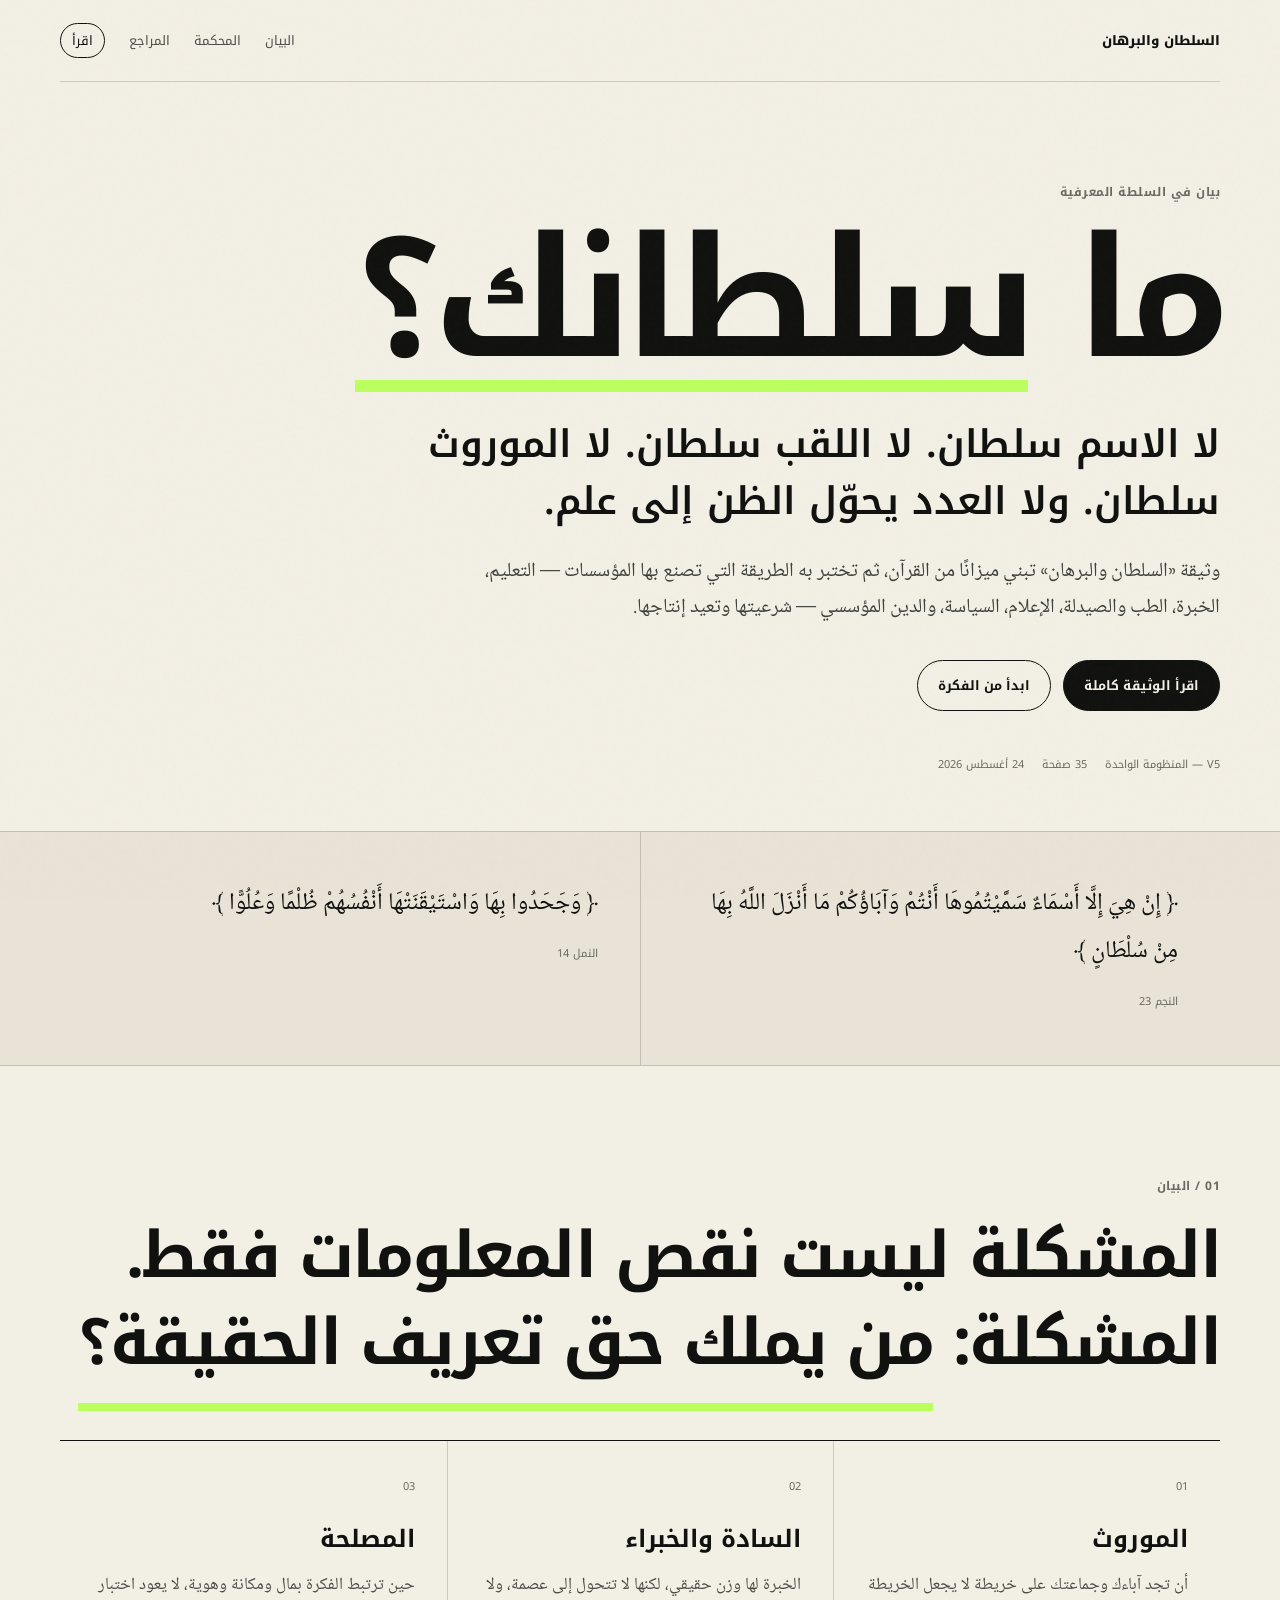
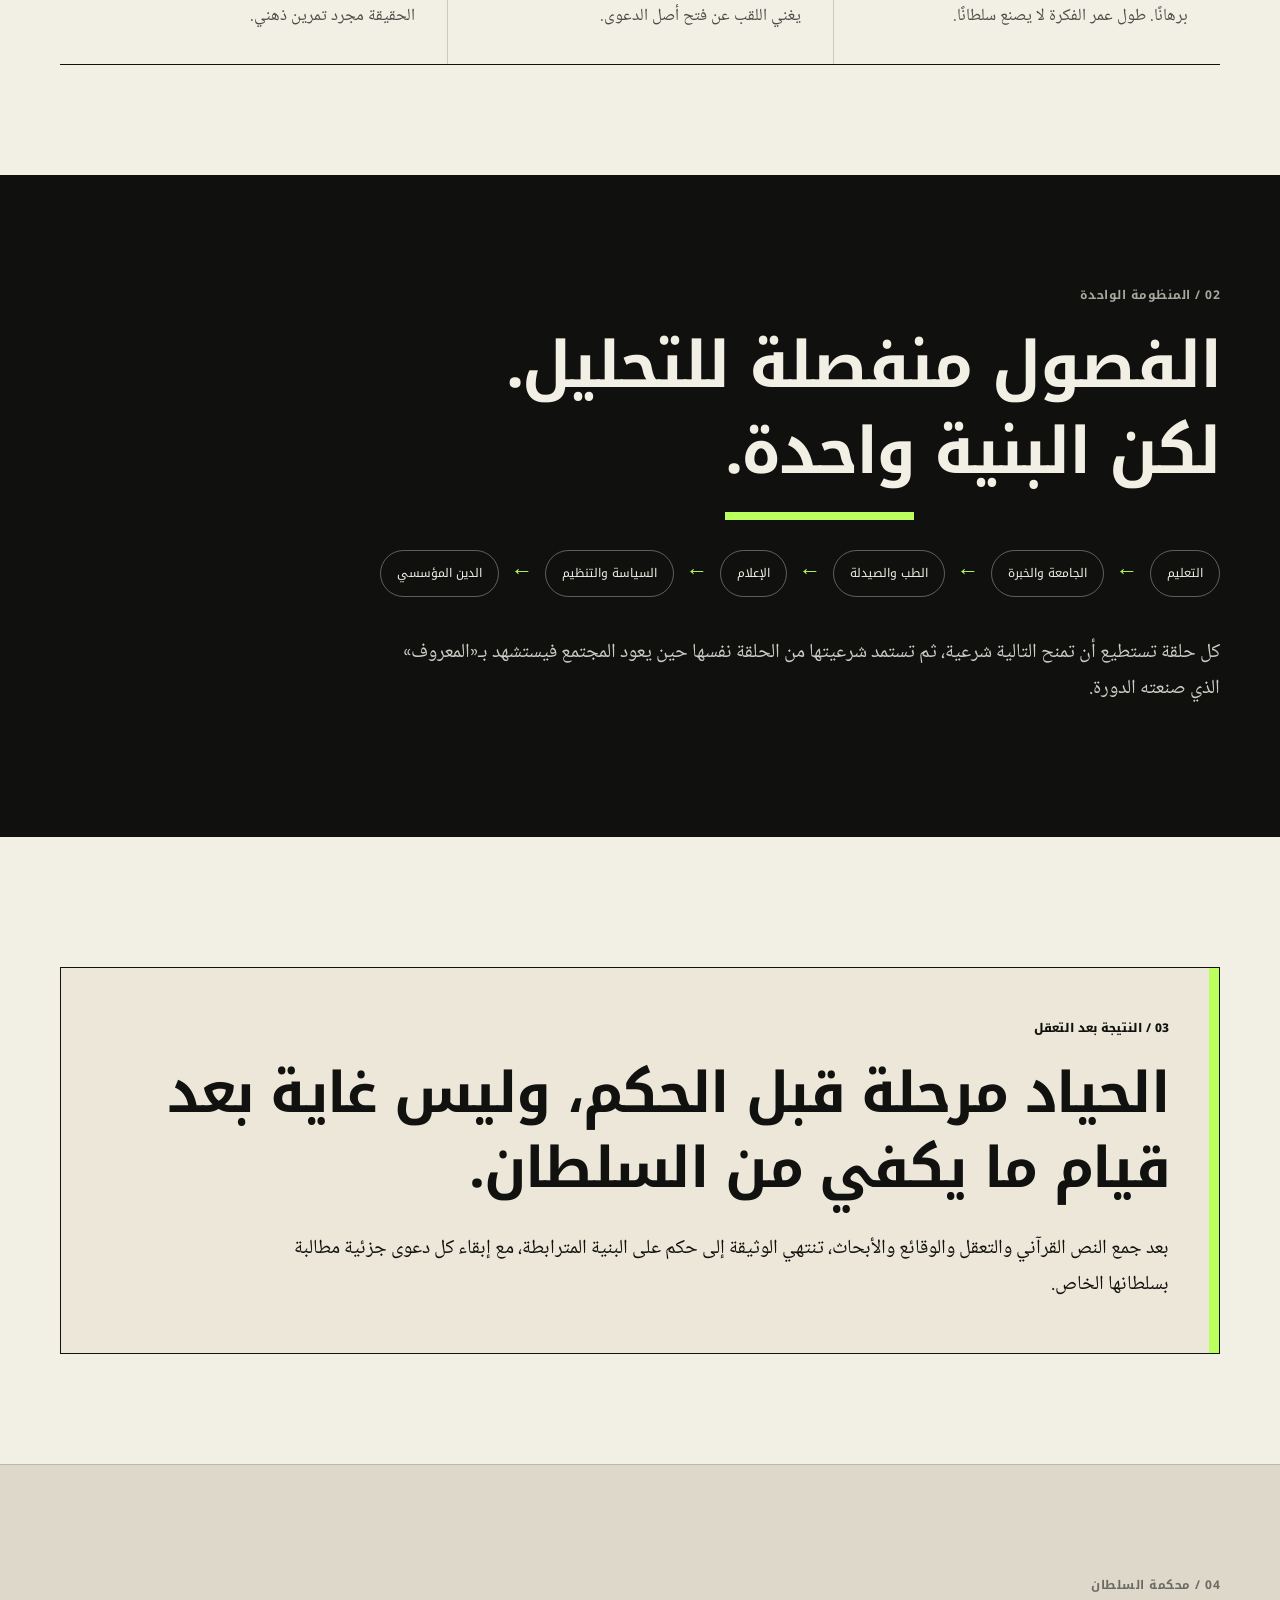
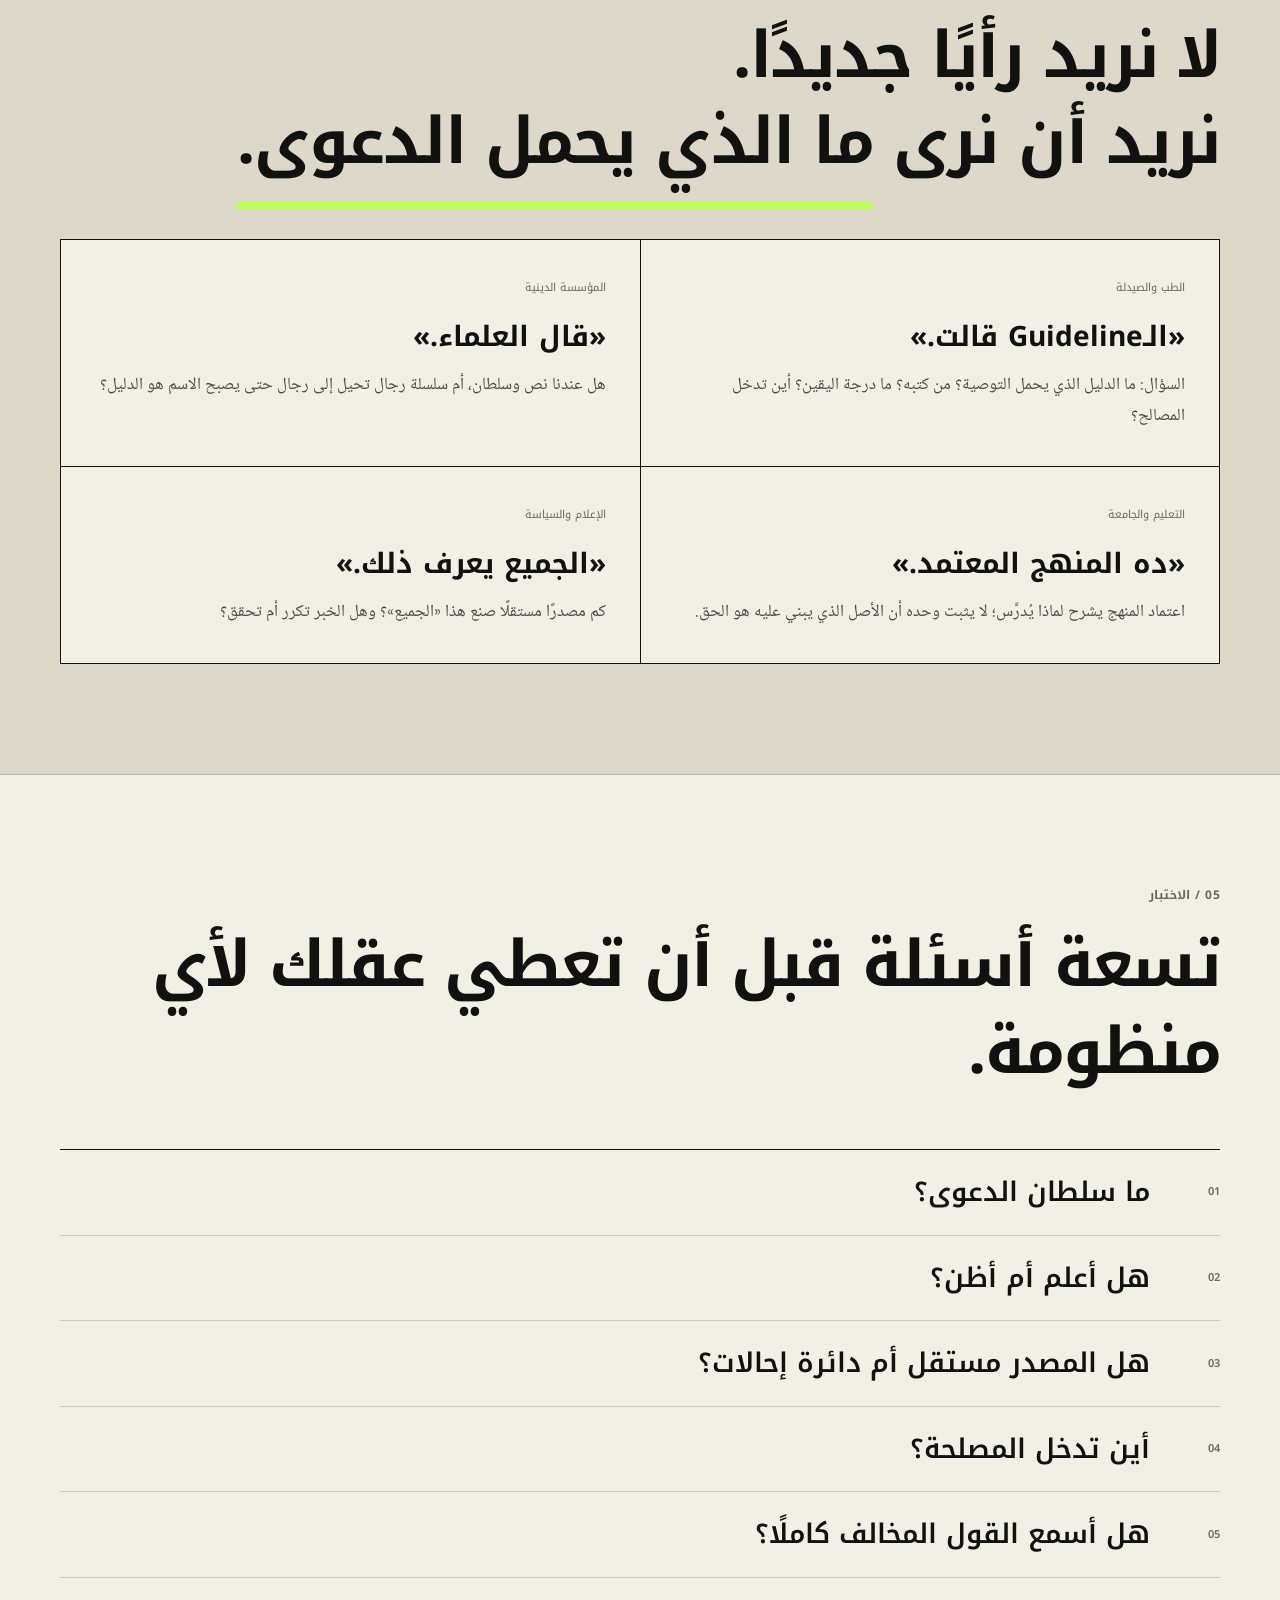
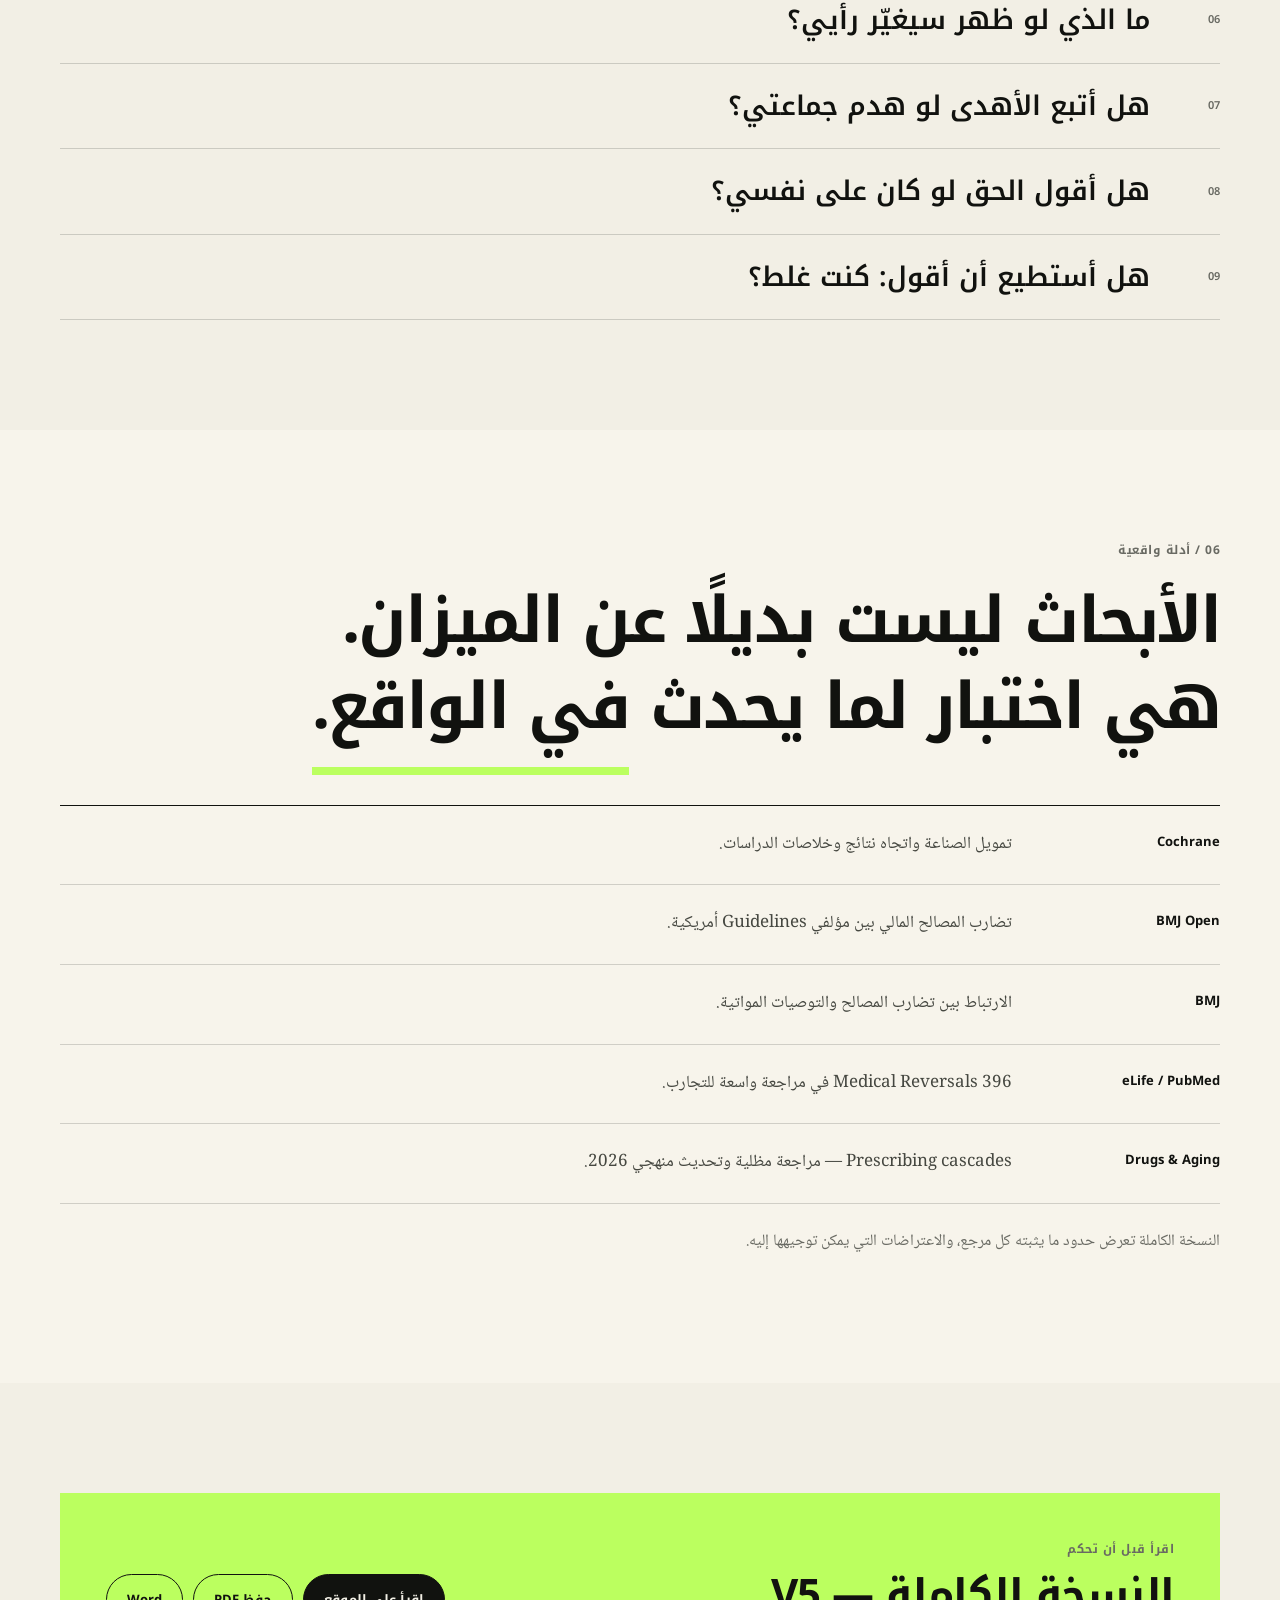
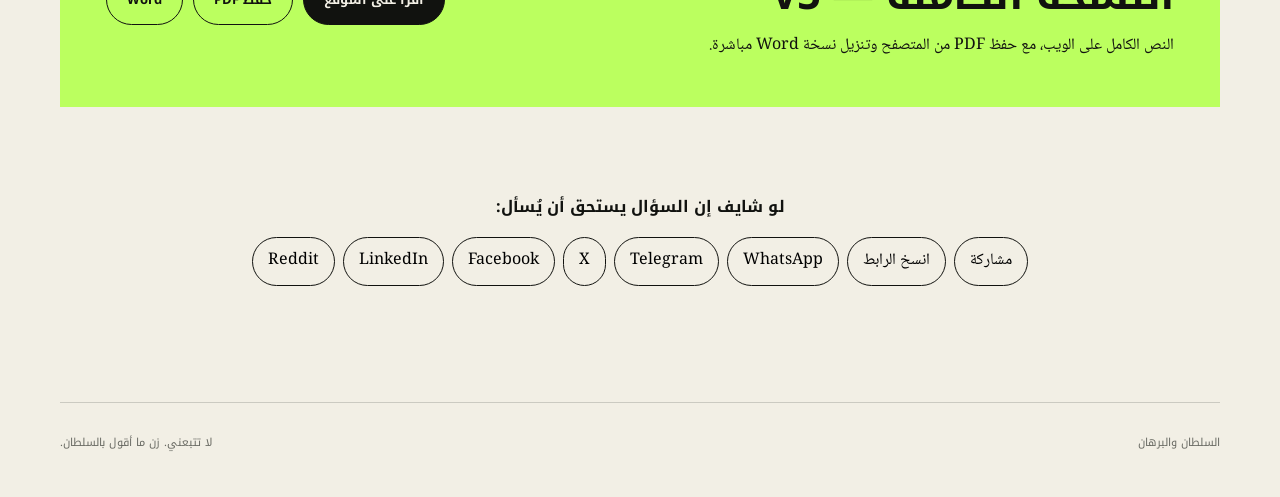
<file: index.html>
<!doctype html><html lang="ar" dir="rtl"><head>
<meta charset="utf-8"><meta name="viewport" content="width=device-width,initial-scale=1"><meta name="theme-color" content="#11120f">
<title>السلطان والبرهان — ما سلطانك؟</title>
<meta name="description" content="السلطان والبرهان: بيان قرآني ومنطقي في السلطة المعرفية والمنظومات التي تعيد إنتاج شرعيتها.">
<link rel="canonical" href="https://sultan-al-burhan.vercel.app/">
<meta property="og:type" content="website"><meta property="og:locale" content="ar_AR"><meta property="og:title" content="السلطان والبرهان — ما سلطانك؟"><meta property="og:description" content="لا الاسم سلطان. لا اللقب سلطان. لا الموروث سلطان. ولا العدد يحوّل الظن إلى علم."><meta property="og:url" content="https://sultan-al-burhan.vercel.app/"><meta property="og:image" content="https://sultan-al-burhan.vercel.app/assets/og-image.png">
<meta name="twitter:card" content="summary_large_image"><meta name="twitter:title" content="السلطان والبرهان — ما سلطانك؟"><meta name="twitter:description" content="بيان في السلطة المعرفية والمنظومة الواحدة."><meta name="twitter:image" content="https://sultan-al-burhan.vercel.app/assets/og-image.png">
<link rel="icon" href="/assets/favicon.svg" type="image/svg+xml"><link rel="stylesheet" href="/assets/styles.css">
<script type="application/ld+json">{"@context":"https://schema.org","@type":"CreativeWork","name":"السلطان والبرهان","headline":"ما سلطانك؟","inLanguage":"ar","url":"https://sultan-al-burhan.vercel.app/","dateModified":"2026-08-24"}</script>
</head><body><div class="grain" aria-hidden="true"></div>
<header class="nav wrap"><a class="brand" href="#top">السلطان والبرهان</a><nav><a href="#manifesto">البيان</a><a href="#court">المحكمة</a><a href="#sources">المراجع</a><a class="nav-download" href="/document/">اقرأ</a></nav></header>
<main id="top">
<section class="hero wrap"><div class="eyebrow">بيان في السلطة المعرفية</div><h1>ما <span>سلطانك؟</span></h1><p class="lead">لا الاسم سلطان. لا اللقب سلطان. لا الموروث سلطان. ولا العدد يحوّل الظن إلى علم.</p><p class="intro">وثيقة «السلطان والبرهان» تبني ميزانًا من القرآن، ثم تختبر به الطريقة التي تصنع بها المؤسسات — التعليم، الخبرة، الطب والصيدلة، الإعلام، السياسة، والدين المؤسسي — شرعيتها وتعيد إنتاجها.</p><div class="hero-actions"><a class="btn primary" href="/document/">اقرأ الوثيقة كاملة</a><a class="btn ghost" href="#manifesto">ابدأ من الفكرة</a></div><div class="meta-row"><span>V5 — المنظومة الواحدة</span><span>35 صفحة</span><span>24 أغسطس 2026</span></div></section>
<section class="verse-band"><div class="wrap verse-grid"><blockquote><p>﴿ إِنْ هِيَ إِلَّا أَسْمَاءٌ سَمَّيْتُمُوهَا أَنْتُمْ وَآبَاؤُكُمْ مَا أَنْزَلَ اللَّهُ بِهَا مِنْ سُلْطَانٍ ﴾</p><cite>النجم 23</cite></blockquote><blockquote><p>﴿ وَجَحَدُوا بِهَا وَاسْتَيْقَنَتْهَا أَنْفُسُهُمْ ظُلْمًا وَعُلُوًّا ﴾</p><cite>النمل 14</cite></blockquote></div></section>
<section id="manifesto" class="section wrap"><div class="section-kicker">01 / البيان</div><h2>المشكلة ليست نقص المعلومات فقط.<br>المشكلة: <em>من يملك حق تعريف الحقيقة؟</em></h2><div class="three"><article><span class="num">01</span><h3>الموروث</h3><p>أن تجد آباءك وجماعتك على خريطة لا يجعل الخريطة برهانًا. طول عمر الفكرة لا يصنع سلطانًا.</p></article><article><span class="num">02</span><h3>السادة والخبراء</h3><p>الخبرة لها وزن حقيقي، لكنها لا تتحول إلى عصمة، ولا يغني اللقب عن فتح أصل الدعوى.</p></article><article><span class="num">03</span><h3>المصلحة</h3><p>حين ترتبط الفكرة بمال ومكانة وهوية، لا يعود اختبار الحقيقة مجرد تمرين ذهني.</p></article></div></section>
<section class="section dark"><div class="wrap"><div class="section-kicker light">02 / المنظومة الواحدة</div><h2 class="light-title">الفصول منفصلة للتحليل.<br>لكن البنية <em>واحدة.</em></h2><div class="chain"><div>التعليم</div><span>←</span><div>الجامعة والخبرة</div><span>←</span><div>الطب والصيدلة</div><span>←</span><div>الإعلام</div><span>←</span><div>السياسة والتنظيم</div><span>←</span><div>الدين المؤسسي</div></div><p class="dark-copy">كل حلقة تستطيع أن تمنح التالية شرعية، ثم تستمد شرعيتها من الحلقة نفسها حين يعود المجتمع فيستشهد بـ«المعروف» الذي صنعته الدورة.</p></div></section>
<section class="section wrap verdict-section"><div class="verdict"><p class="verdict-label">03 / النتيجة بعد التعقل</p><h2>الحياد مرحلة قبل الحكم، وليس غاية بعد قيام ما يكفي من السلطان.</h2><p>بعد جمع النص القرآني والتعقل والوقائع والأبحاث، تنتهي الوثيقة إلى حكم على البنية المترابطة، مع إبقاء كل دعوى جزئية مطالبة بسلطانها الخاص.</p></div></section>
<section id="court" class="section court-section"><div class="wrap"><div class="section-kicker">04 / محكمة السلطان</div><h2>لا نريد رأيًا جديدًا.<br>نريد أن نرى <em>ما الذي يحمل الدعوى.</em></h2><div class="court-grid"><article class="court-card"><span>الطب والصيدلة</span><h3>«الـGuideline قالت.»</h3><p>السؤال: ما الدليل الذي يحمل التوصية؟ من كتبه؟ ما درجة اليقين؟ أين تدخل المصالح؟</p></article><article class="court-card"><span>المؤسسة الدينية</span><h3>«قال العلماء.»</h3><p>هل عندنا نص وسلطان، أم سلسلة رجال تحيل إلى رجال حتى يصبح الاسم هو الدليل؟</p></article><article class="court-card"><span>التعليم والجامعة</span><h3>«ده المنهج المعتمد.»</h3><p>اعتماد المنهج يشرح لماذا يُدرَّس؛ لا يثبت وحده أن الأصل الذي يبني عليه هو الحق.</p></article><article class="court-card"><span>الإعلام والسياسة</span><h3>«الجميع يعرف ذلك.»</h3><p>كم مصدرًا مستقلًا صنع هذا «الجميع»؟ وهل الخبر تكرر أم تحقق؟</p></article></div></div></section>
<section class="section wrap questions"><div class="section-kicker">05 / الاختبار</div><h2>تسعة أسئلة قبل أن تعطي عقلك لأي منظومة.</h2><ol><li><span>01</span>ما سلطان الدعوى؟</li><li><span>02</span>هل أعلم أم أظن؟</li><li><span>03</span>هل المصدر مستقل أم دائرة إحالات؟</li><li><span>04</span>أين تدخل المصلحة؟</li><li><span>05</span>هل أسمع القول المخالف كاملًا؟</li><li><span>06</span>ما الذي لو ظهر سيغيّر رأيي؟</li><li><span>07</span>هل أتبع الأهدى لو هدم جماعتي؟</li><li><span>08</span>هل أقول الحق لو كان على نفسي؟</li><li><span>09</span>هل أستطيع أن أقول: كنت غلط؟</li></ol></section>
<section id="sources" class="section sources-section"><div class="wrap"><div class="section-kicker">06 / أدلة واقعية</div><h2>الأبحاث ليست بديلًا عن الميزان.<br>هي اختبار لما يحدث <em>في الواقع.</em></h2><div class="source-list"><a href="https://www.cochrane.org/evidence/MR000033_industry-sponsorship-and-research-outcome" target="_blank" rel="noopener"><strong>Cochrane</strong><span>تمويل الصناعة واتجاه نتائج وخلاصات الدراسات.</span></a><a href="https://bmjopen.bmj.com/content/13/1/e069115" target="_blank" rel="noopener"><strong>BMJ Open</strong><span>تضارب المصالح المالي بين مؤلفي Guidelines أمريكية.</span></a><a href="https://www.bmj.com/content/371/bmj.m4234" target="_blank" rel="noopener"><strong>BMJ</strong><span>الارتباط بين تضارب المصالح والتوصيات المواتية.</span></a><a href="https://pubmed.ncbi.nlm.nih.gov/31182188/" target="_blank" rel="noopener"><strong>eLife / PubMed</strong><span>396 Medical Reversals في مراجعة واسعة للتجارب.</span></a><a href="https://pubmed.ncbi.nlm.nih.gov/41949780/" target="_blank" rel="noopener"><strong>Drugs & Aging</strong><span>Prescribing cascades — مراجعة مظلية وتحديث منهجي 2026.</span></a></div><p class="source-note">النسخة الكاملة تعرض حدود ما يثبته كل مرجع، والاعتراضات التي يمكن توجيهها إليه.</p></div></section>
<section class="section wrap download-section"><div class="download-box"><div><div class="section-kicker">اقرأ قبل أن تحكم</div><h2>النسخة الكاملة — V5</h2><p>النص الكامل على الويب، مع حفظ PDF من المتصفح وتنزيل نسخة Word مباشرة.</p></div><div class="download-actions"><a class="btn primary" href="/document/">اقرأ على الموقع</a><a class="btn ghost" href="/document/?print=1">حفظ PDF</a><a class="btn ghost" href="/document/?word=1">Word</a></div></div></section>
<section class="share wrap"><p>لو شايف إن السؤال يستحق أن يُسأل:</p><div class="share-buttons"><button data-share="native">مشاركة</button><button data-share="copy">انسخ الرابط</button><button data-share="whatsapp">WhatsApp</button><button data-share="telegram">Telegram</button><button data-share="x">X</button><button data-share="facebook">Facebook</button><button data-share="linkedin">LinkedIn</button><button data-share="reddit">Reddit</button></div><div id="copied" role="status" aria-live="polite">تم نسخ الرابط.</div></section>
</main><footer class="footer wrap"><div>السلطان والبرهان</div><div>لا تتبعني. زن ما أقول بالسلطان.</div></footer><script src="/assets/app.js" defer></script></body></html>
</file>
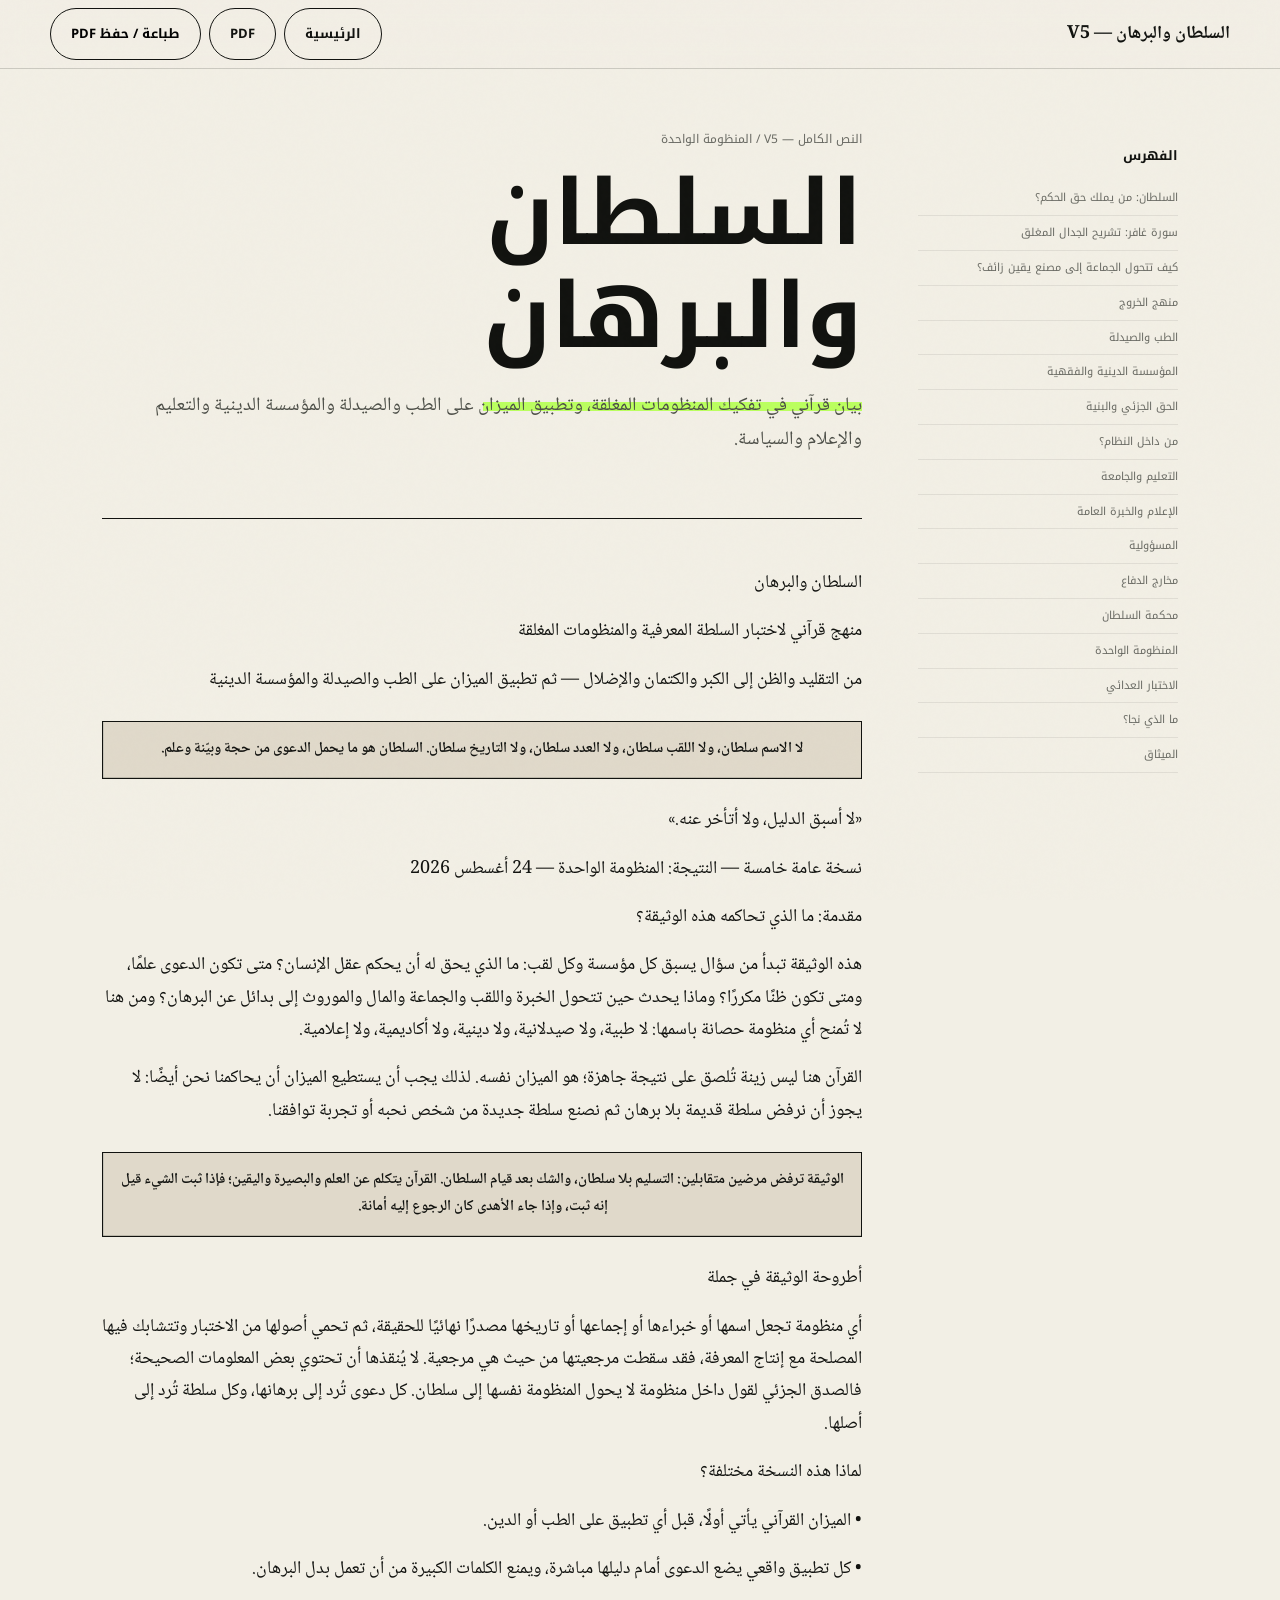
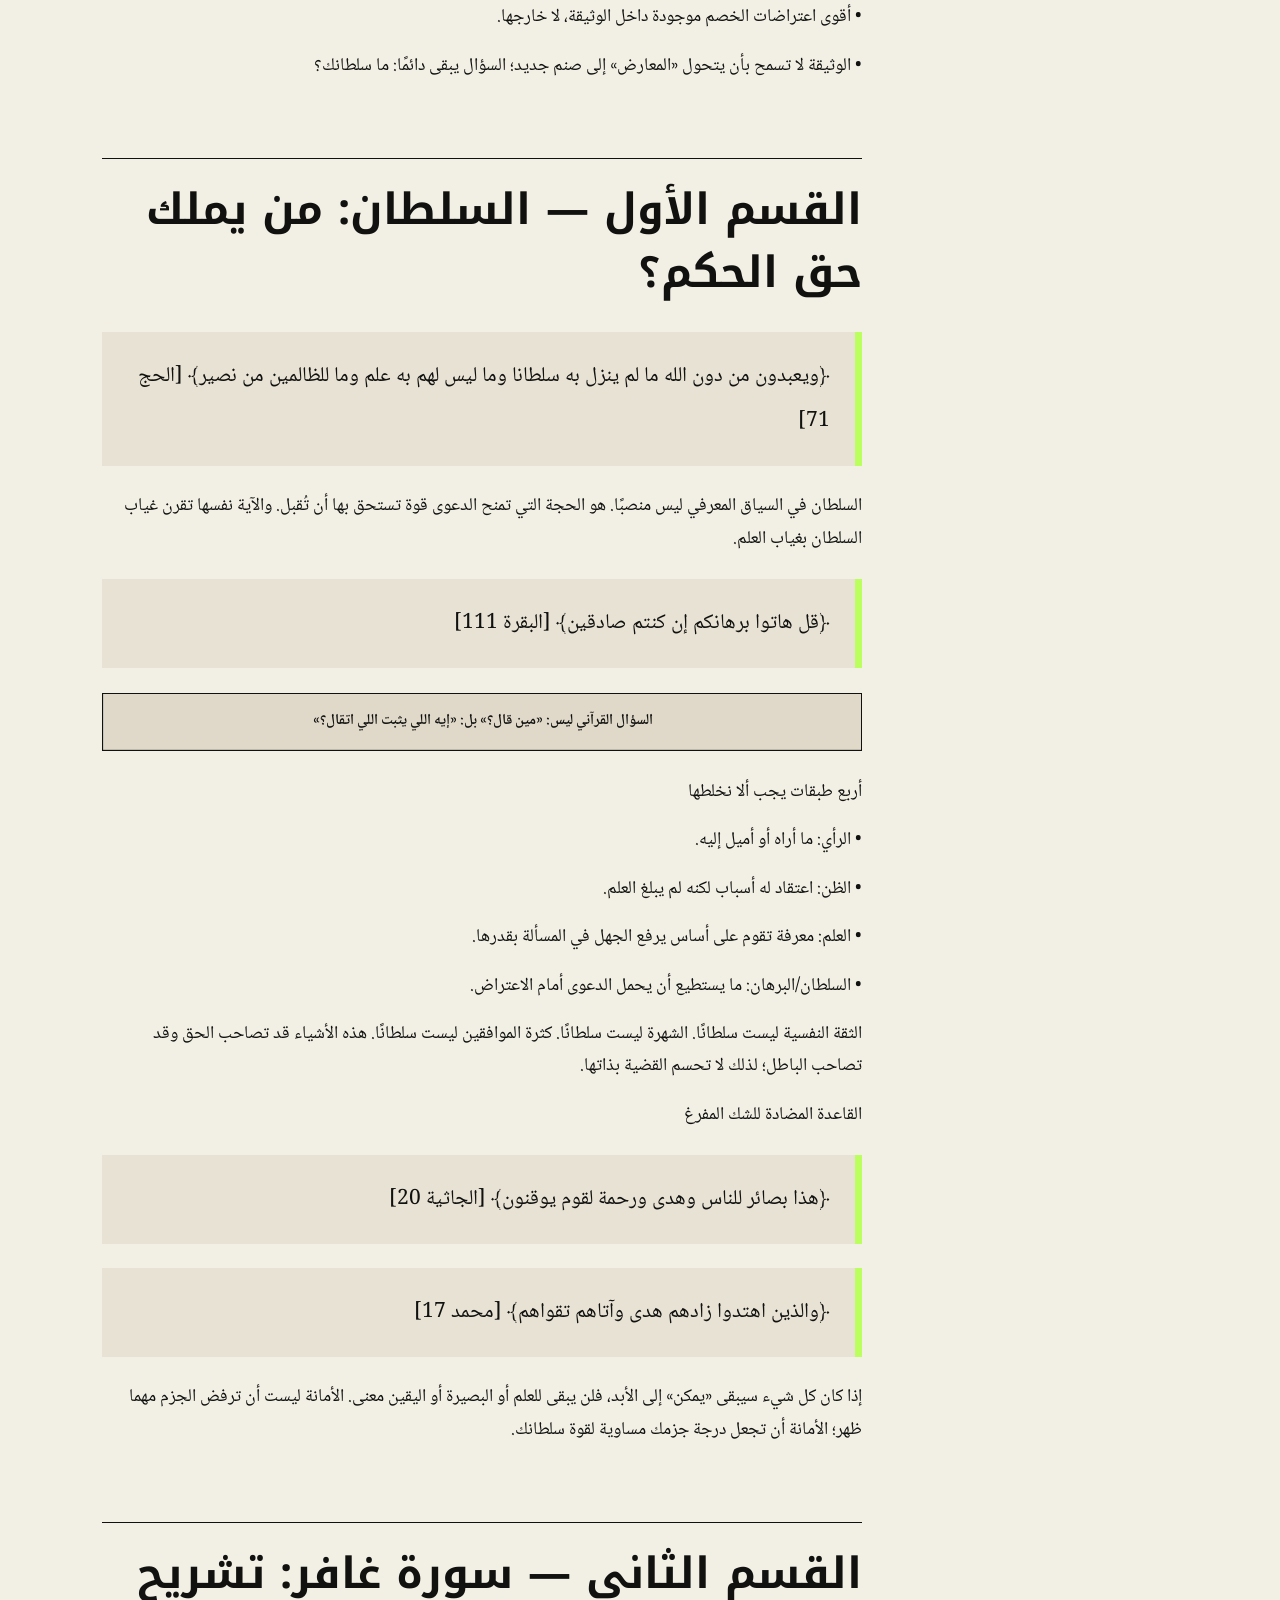
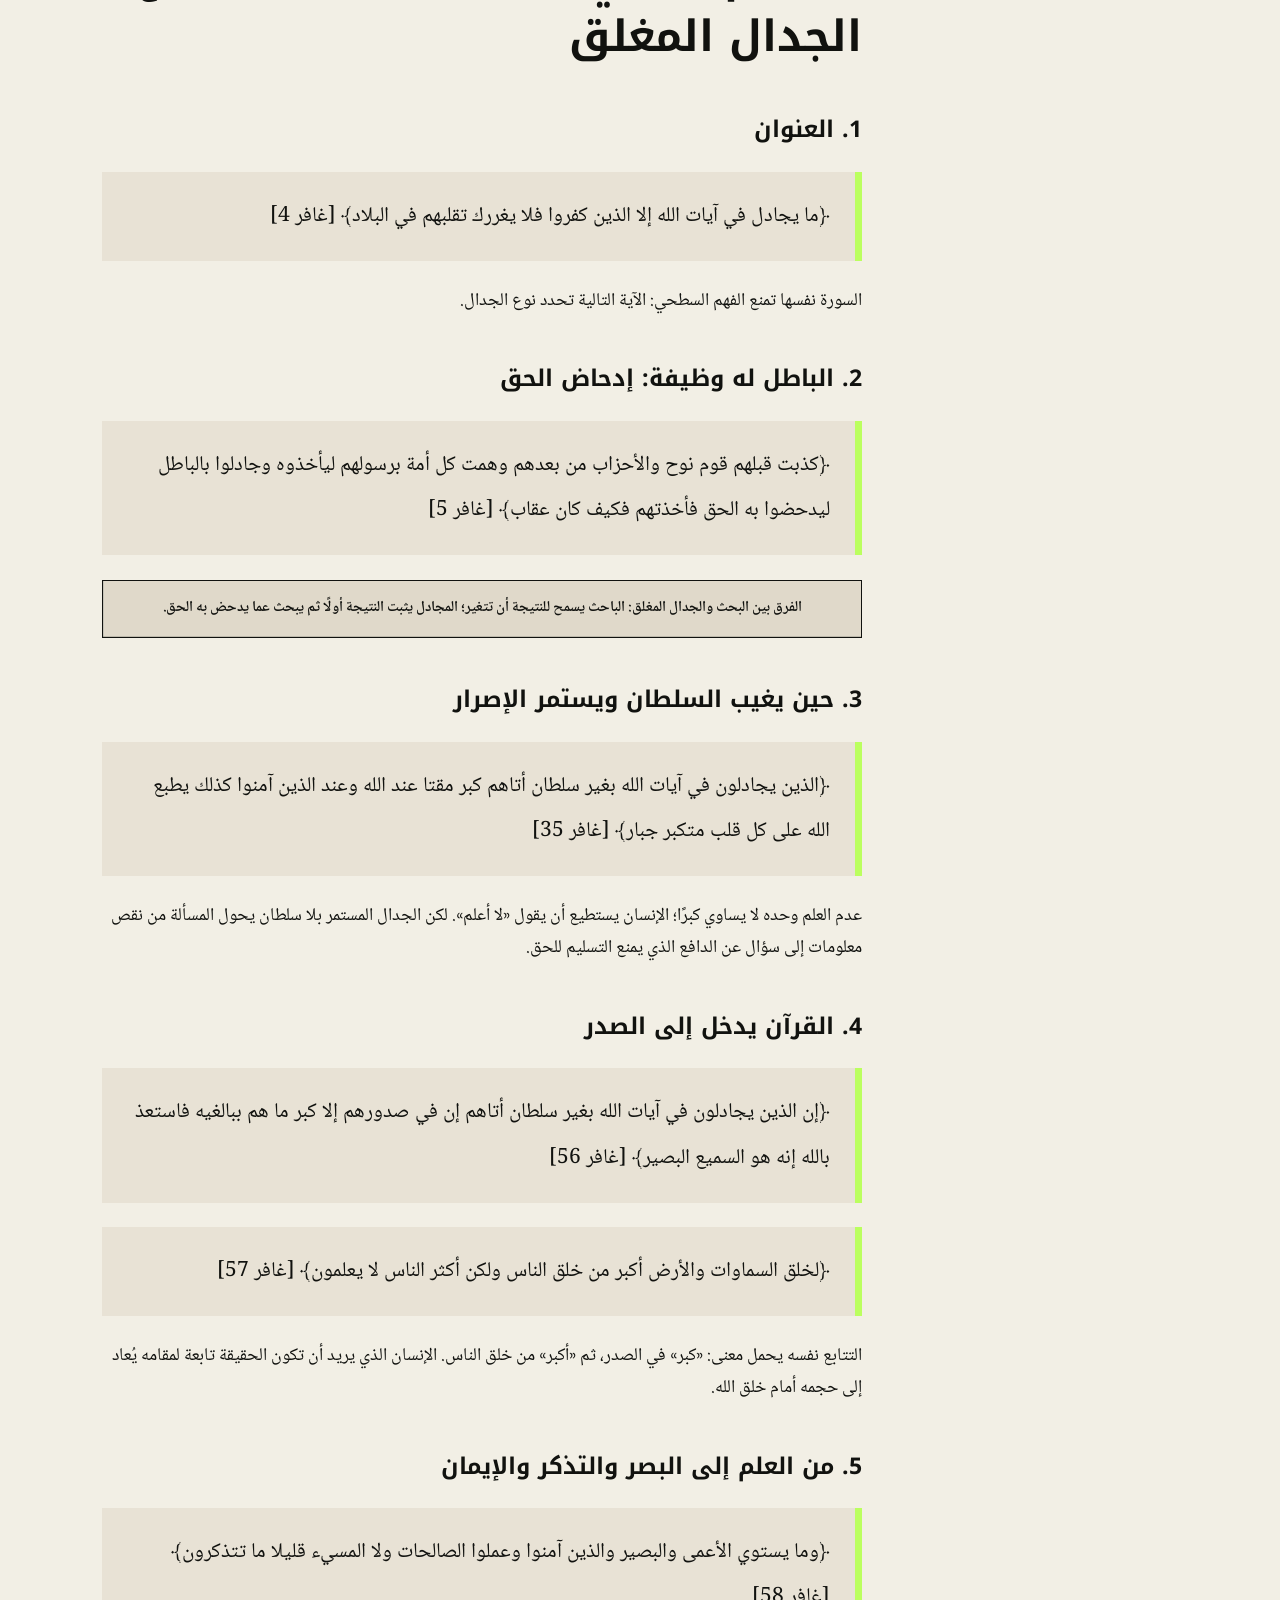
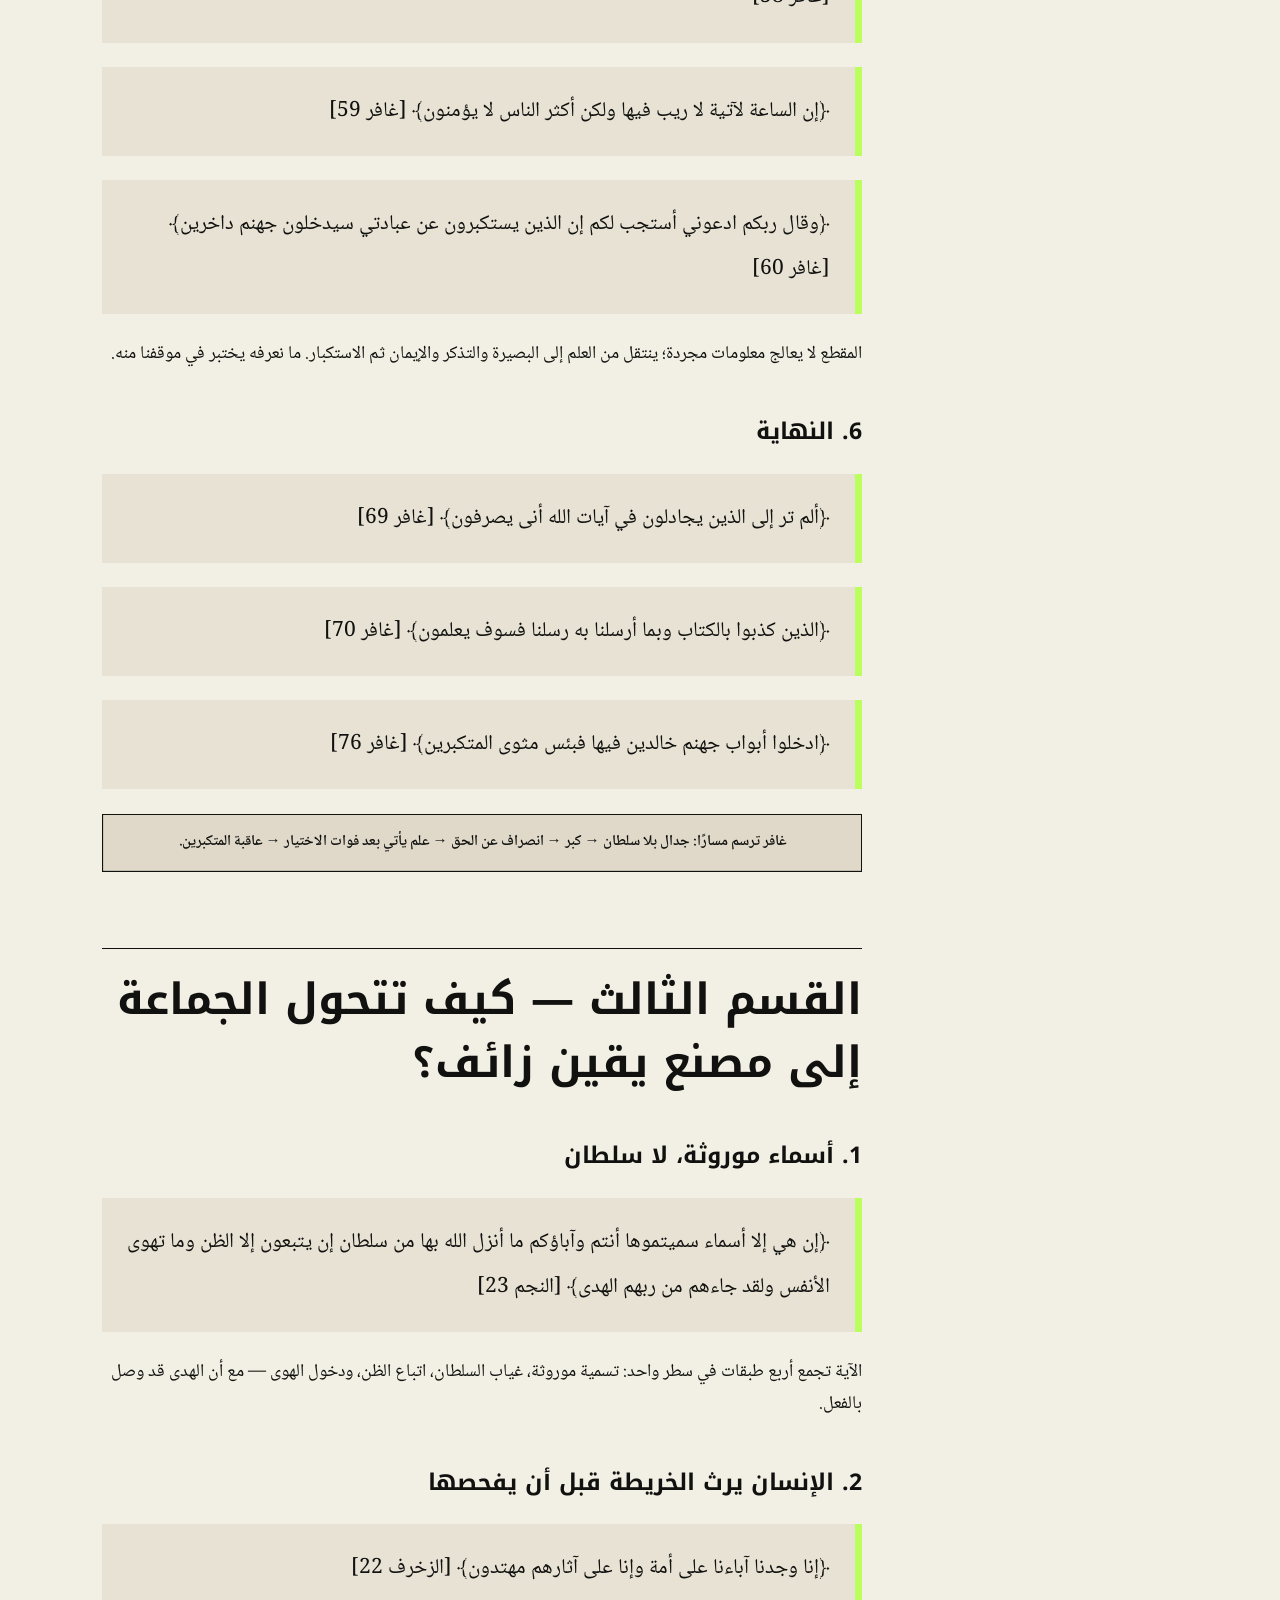
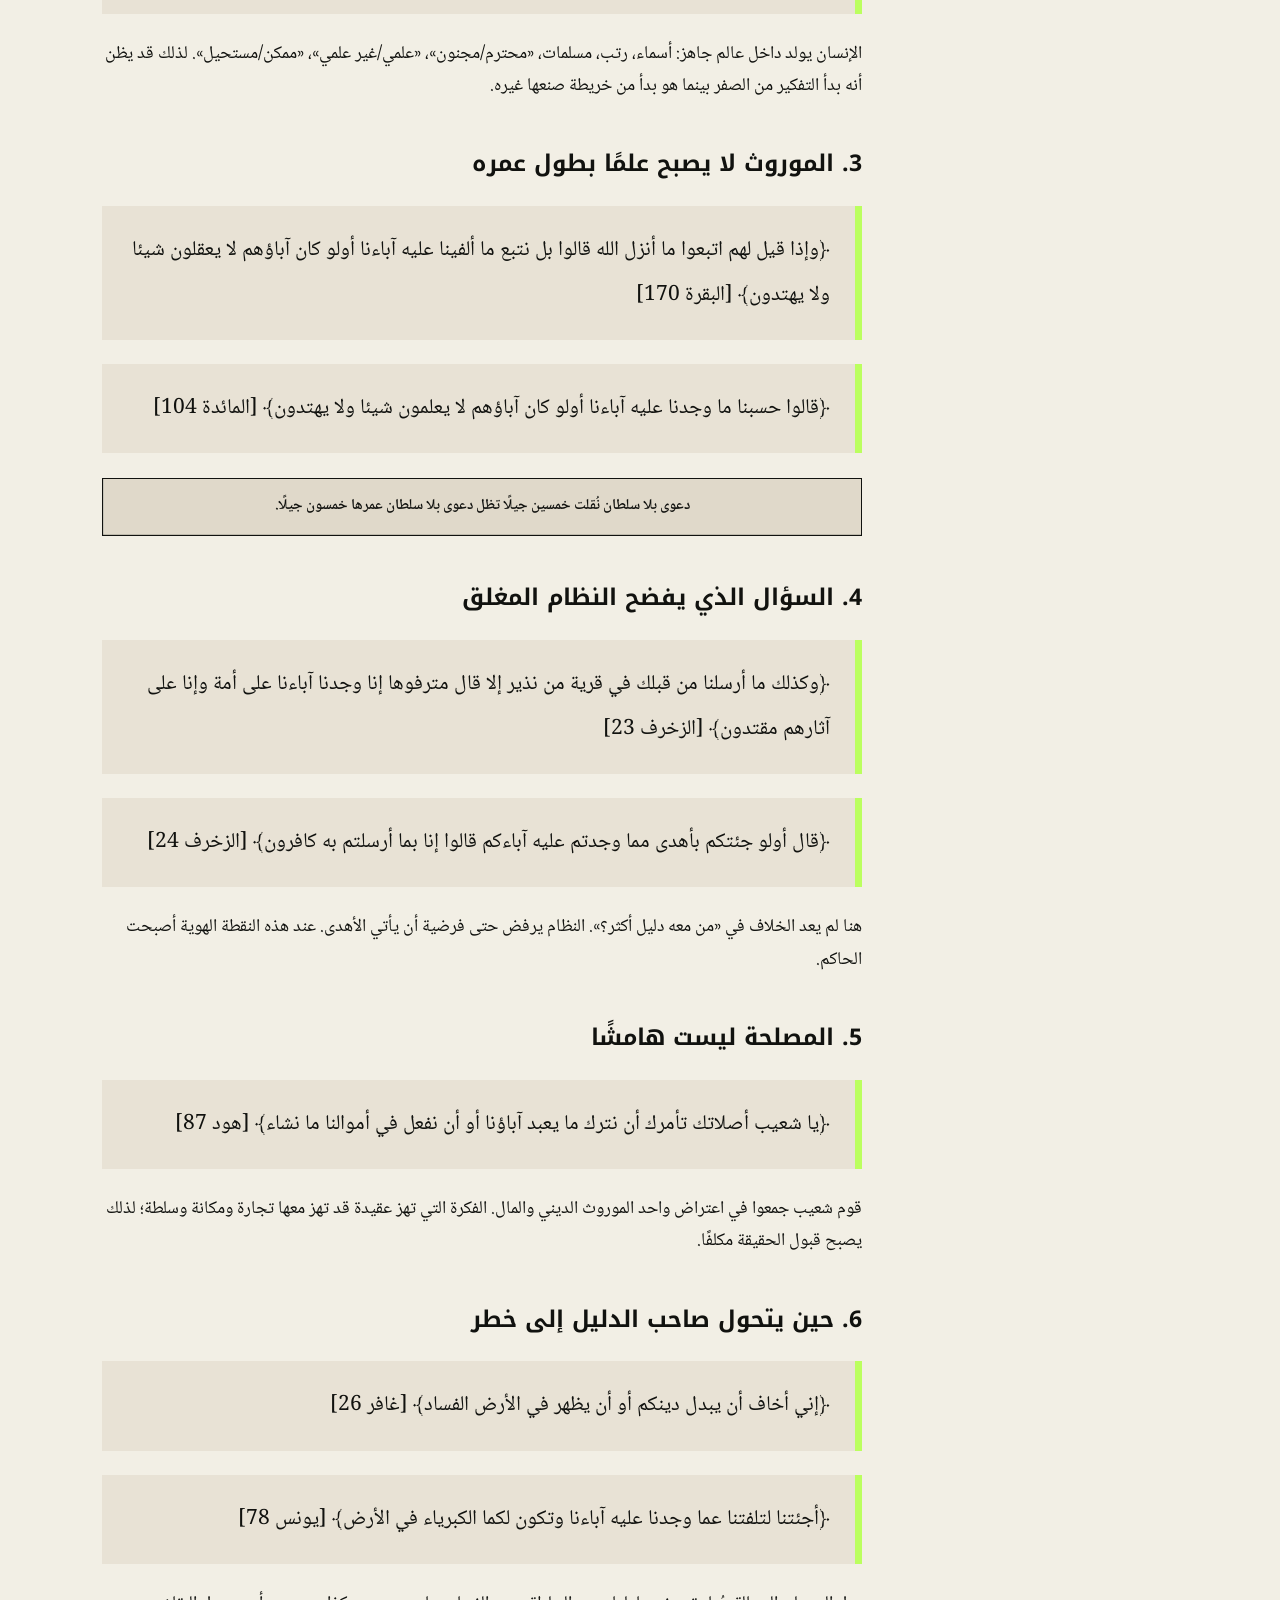
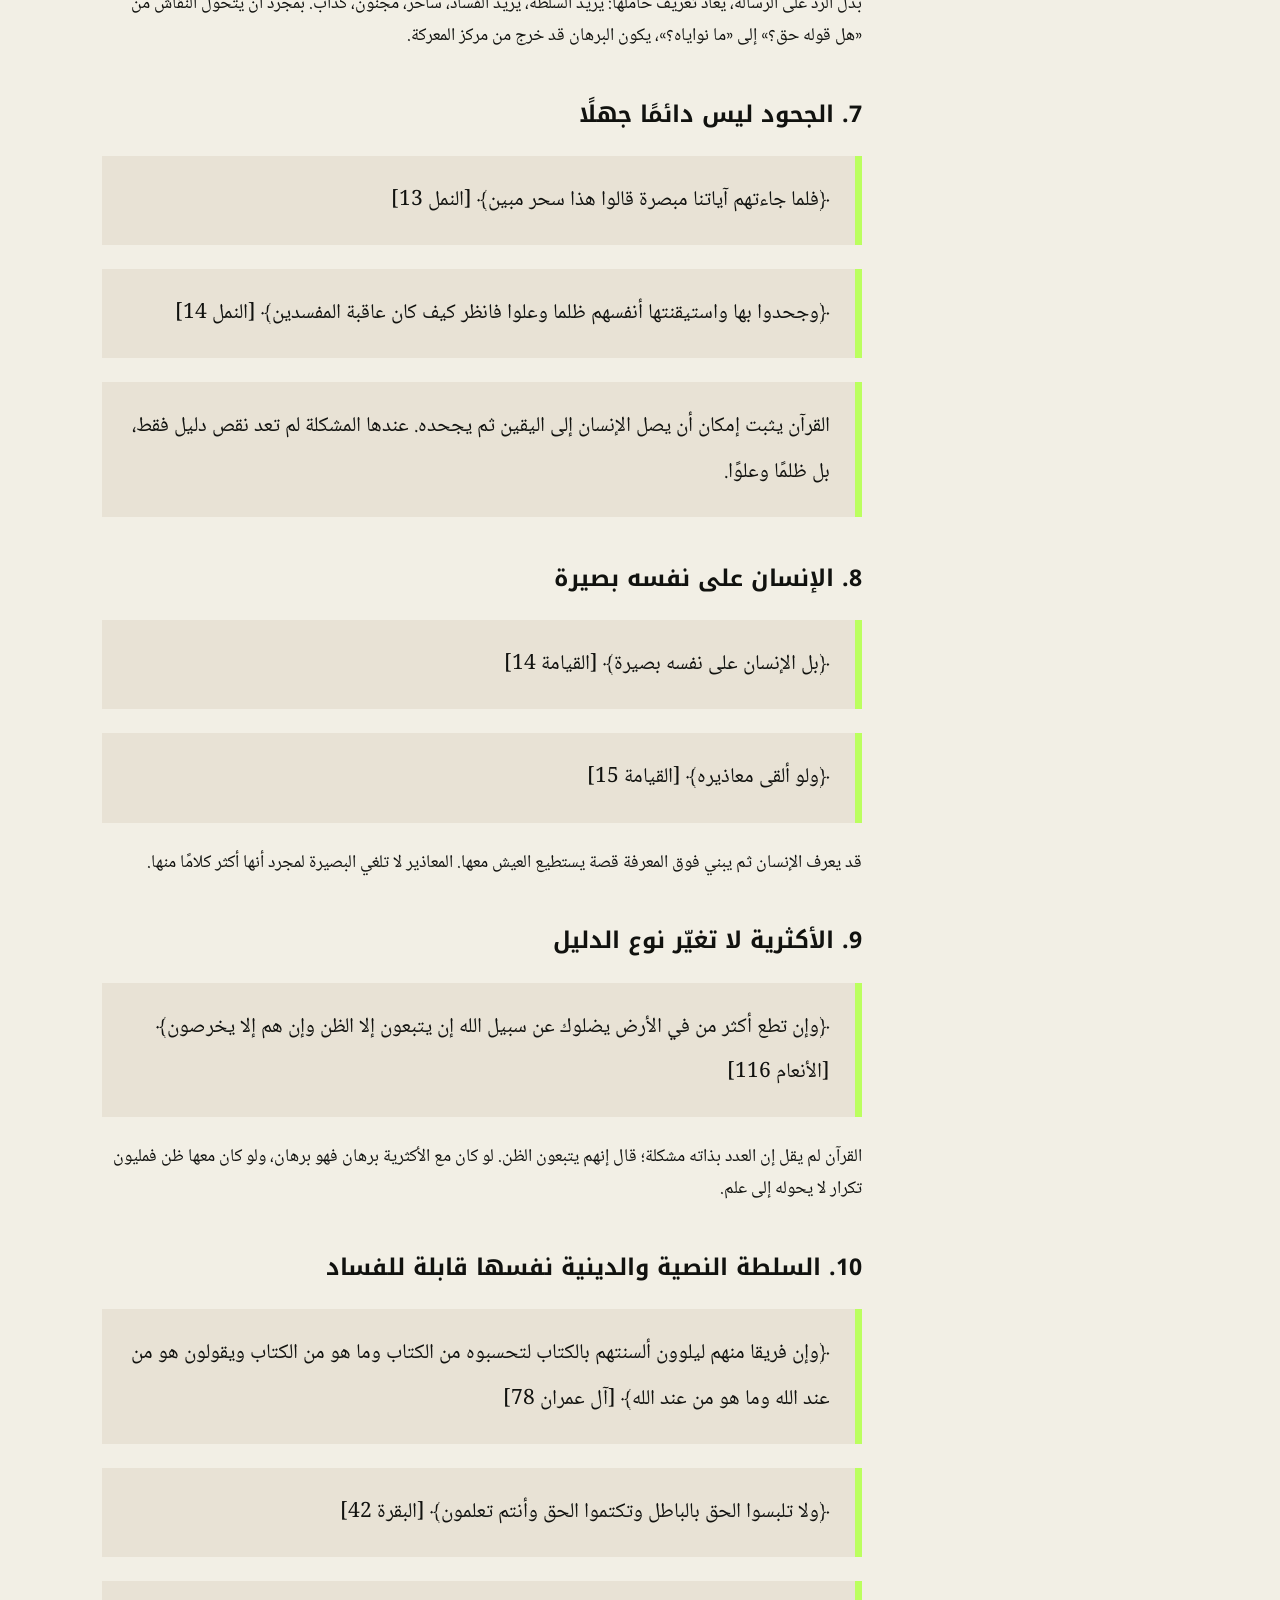
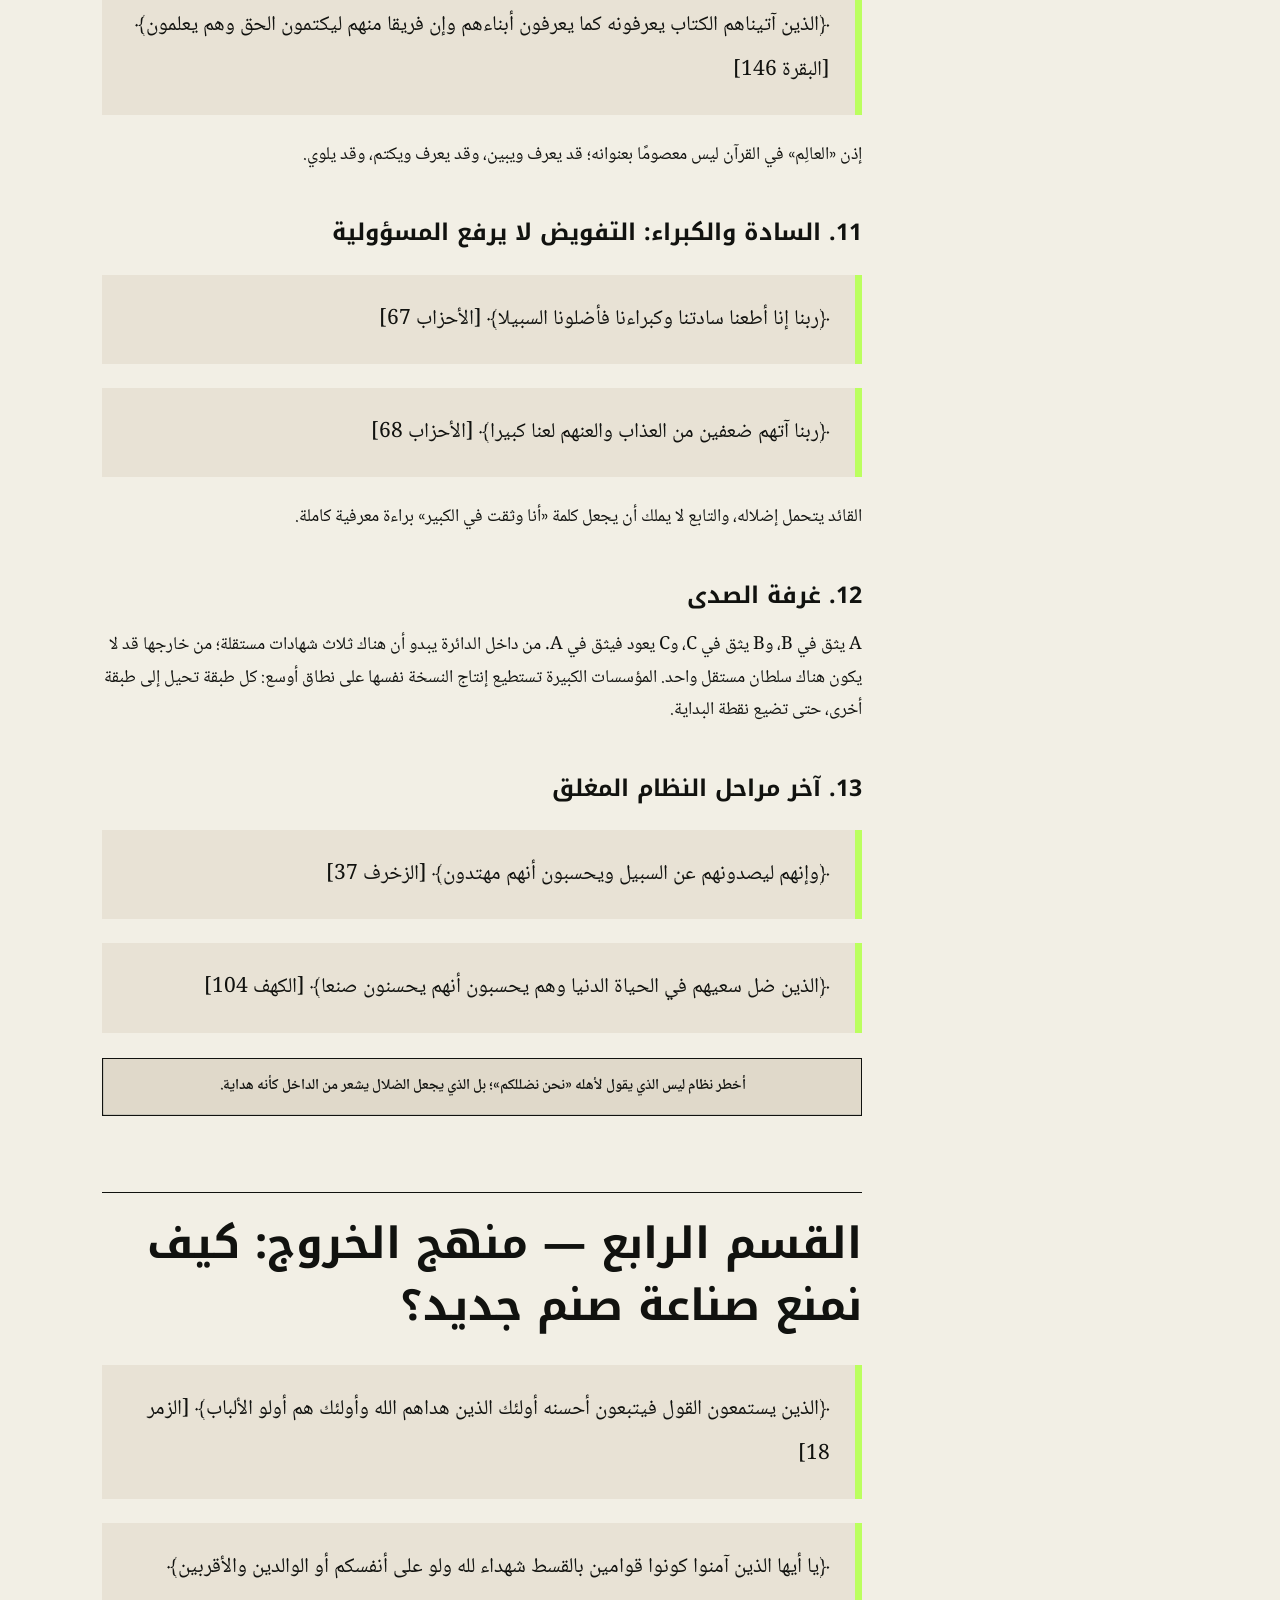
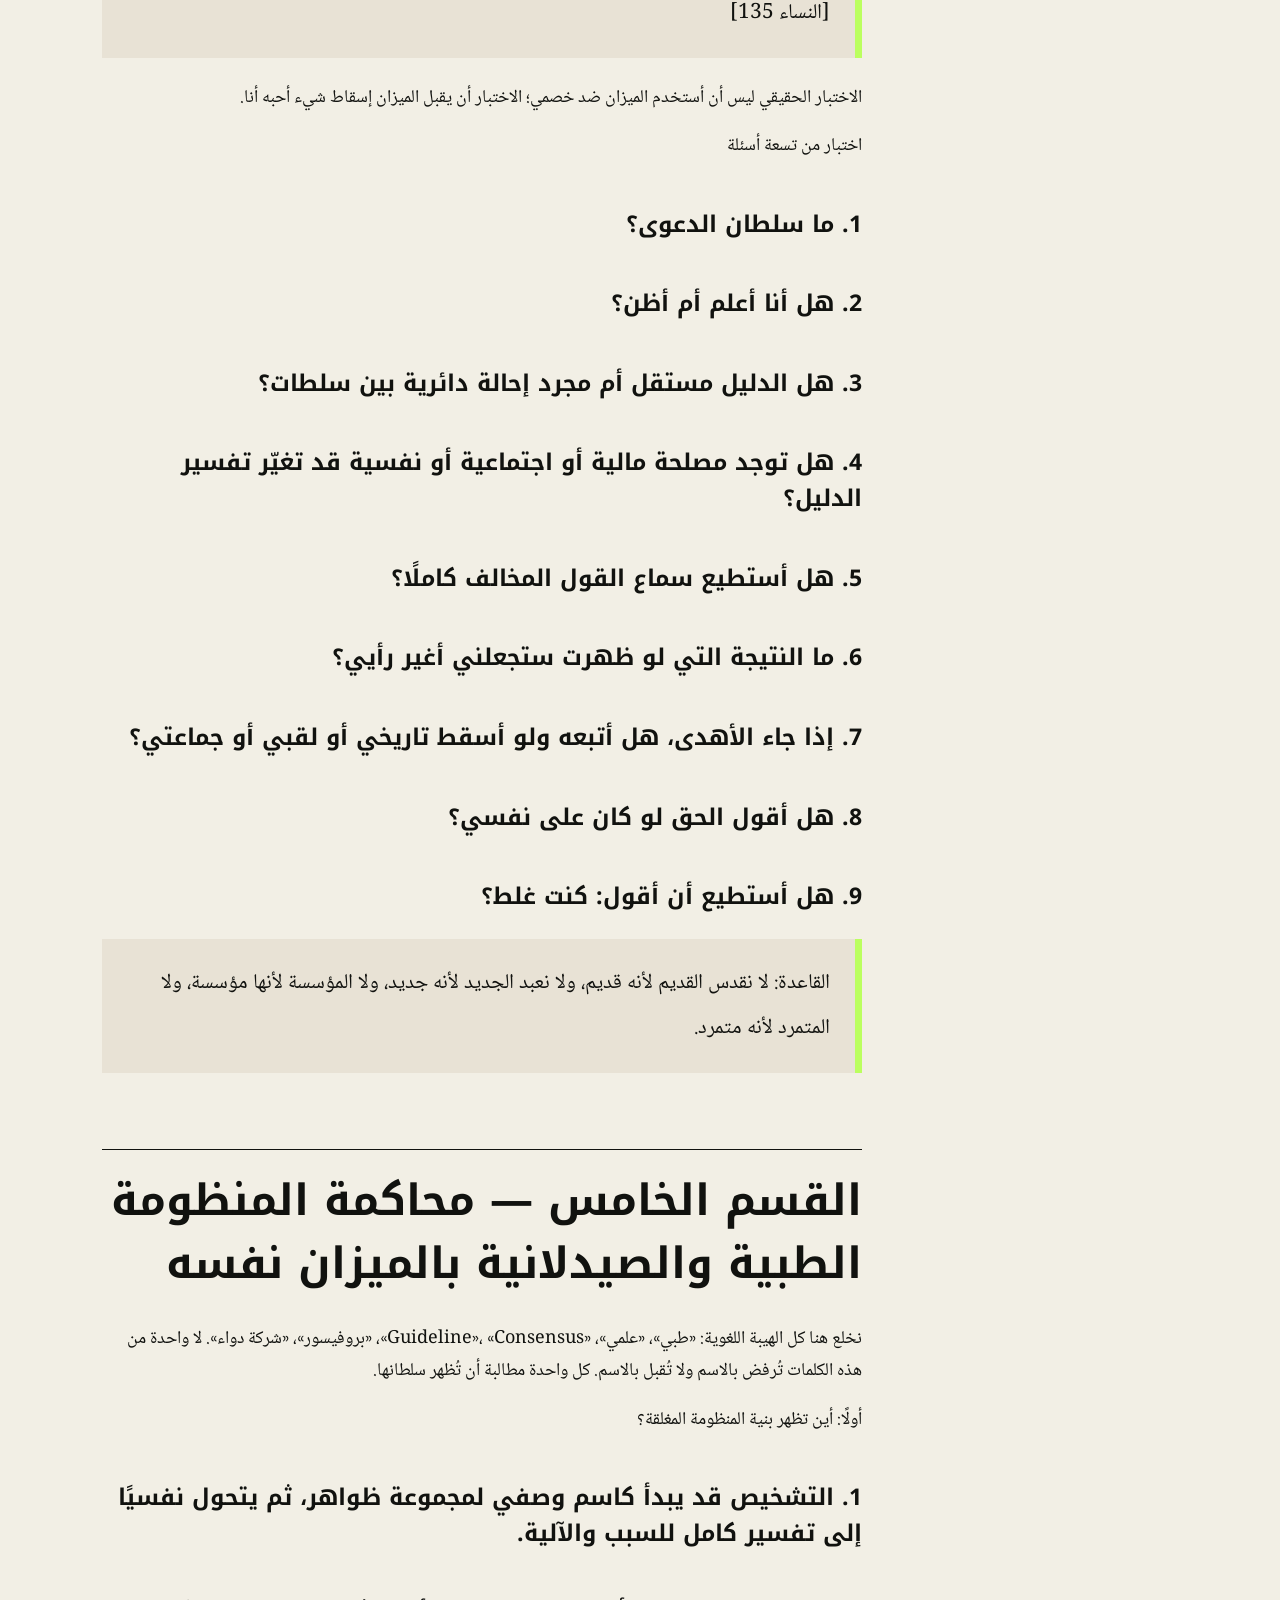
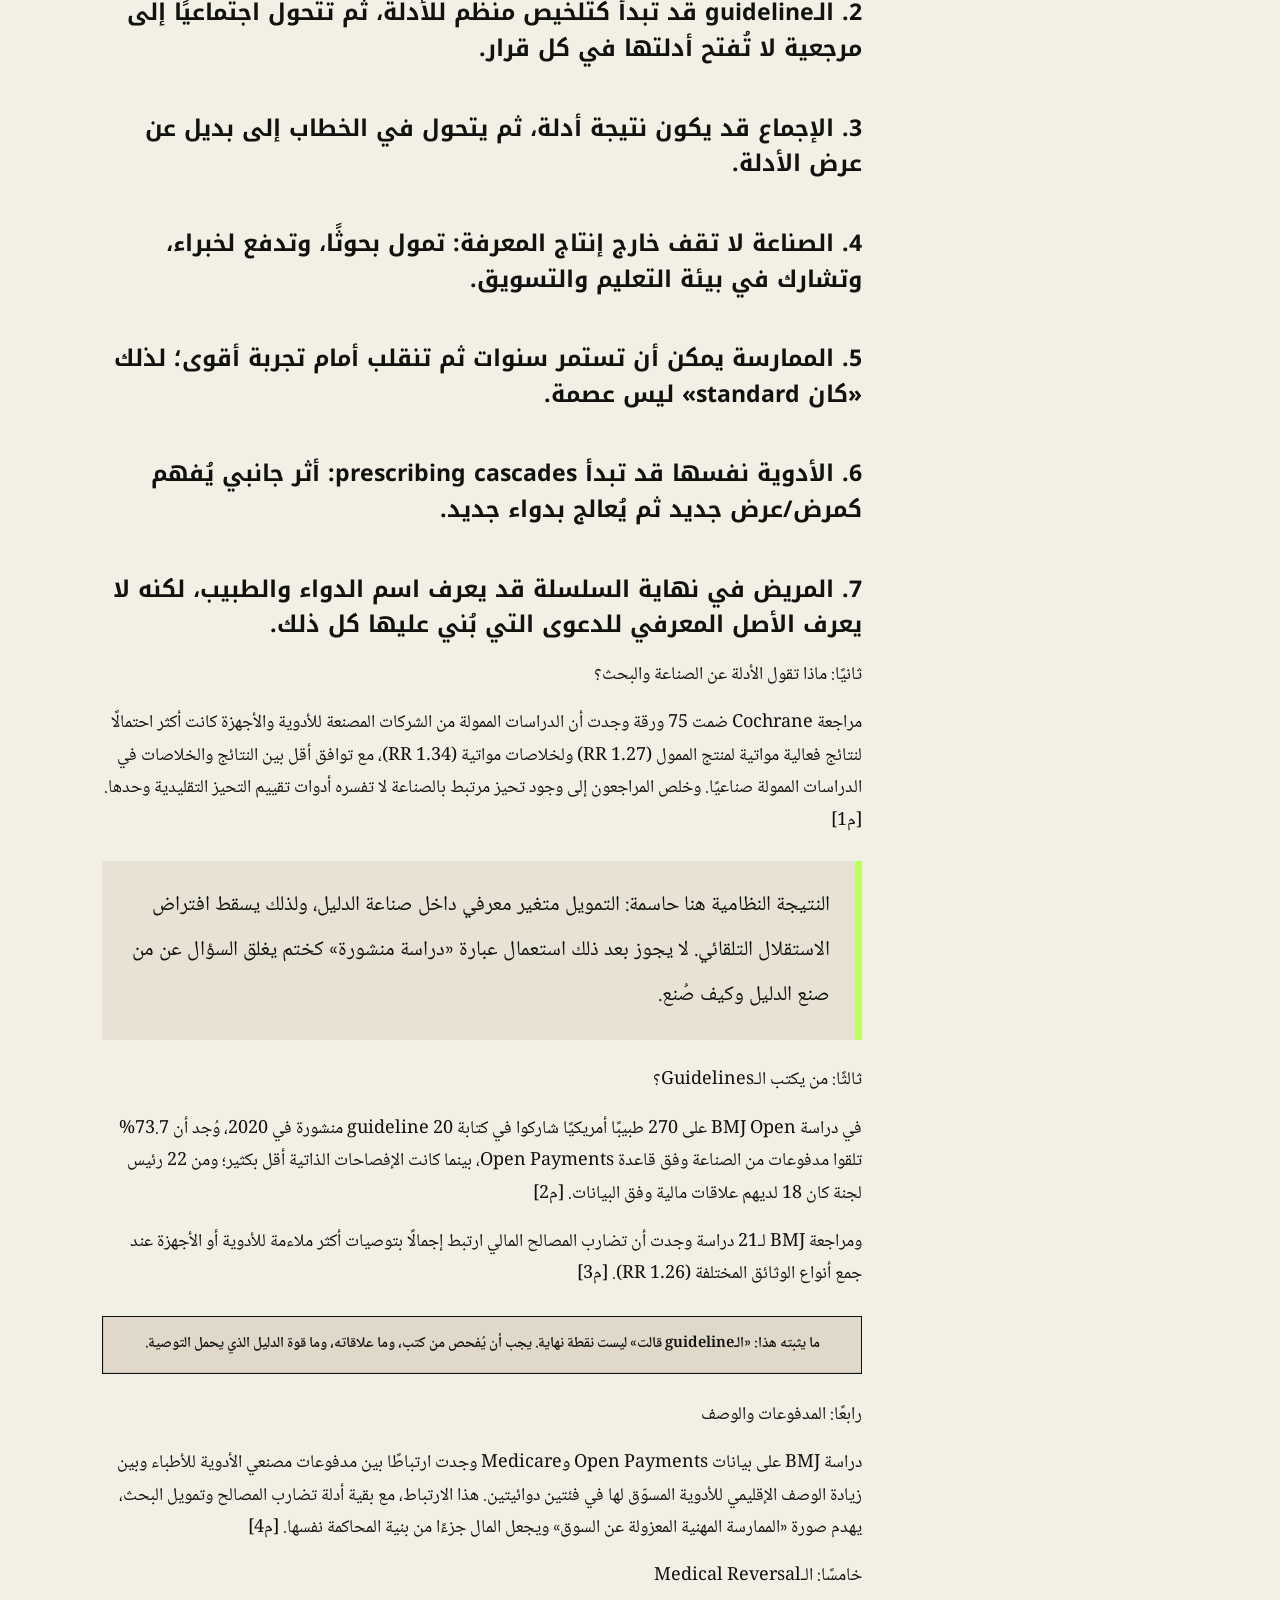
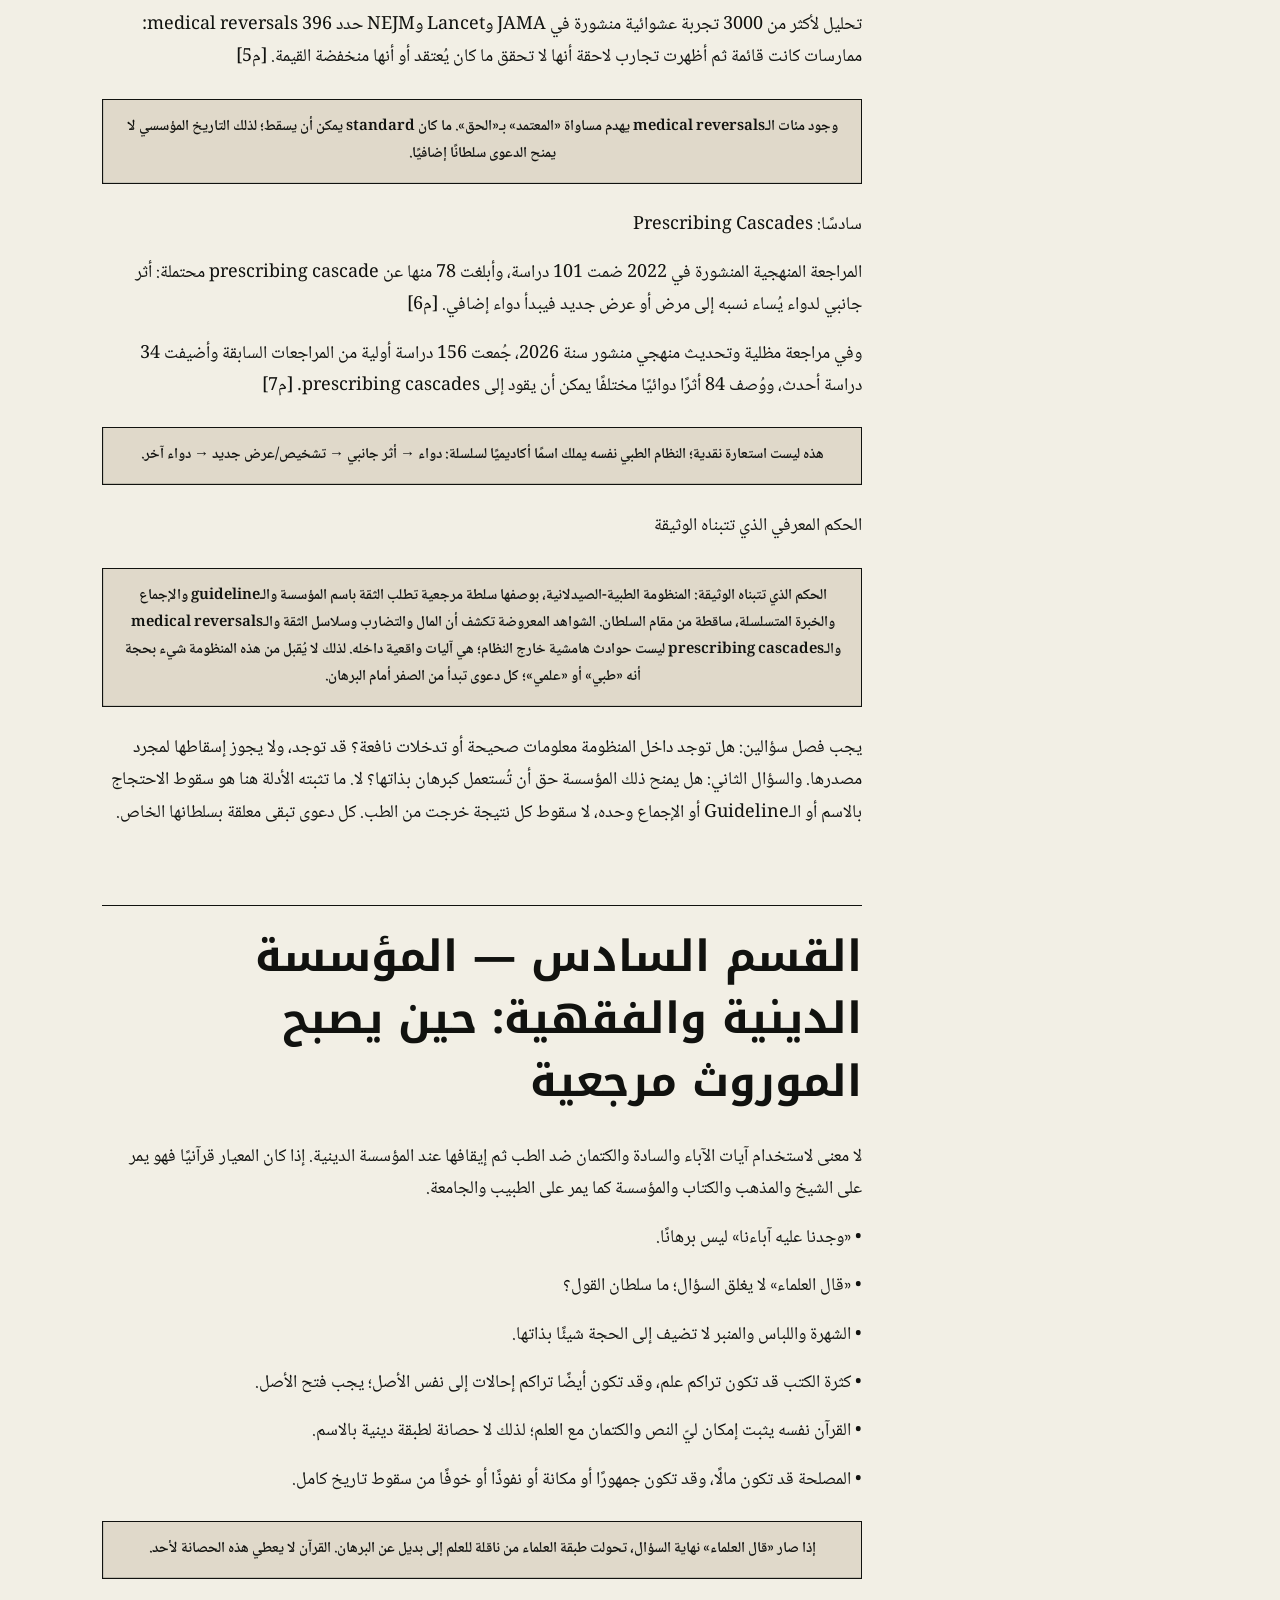
<file: document/index.html>
<!doctype html><html lang="ar" dir="rtl"><head><meta charset="utf-8"><meta name="viewport" content="width=device-width,initial-scale=1"><meta name="theme-color" content="#11120f"><title>السلطان والبرهان — الوثيقة الكاملة</title><meta name="description" content="النص الكامل لوثيقة السلطان والبرهان — V5 المنظومة الواحدة."><link rel="canonical" href="https://sultan-al-burhan.vercel.app/document/"><meta property="og:title" content="السلطان والبرهان — الوثيقة الكاملة"><meta property="og:description" content="V5 — المنظومة الواحدة. القرآن، التعقل، محكمة السلطان، Red Team والمراجع."><meta property="og:image" content="https://sultan-al-burhan.vercel.app/assets/og-image.png"><link rel="icon" href="/assets/favicon.svg" type="image/svg+xml"><link rel="stylesheet" href="/assets/styles.css"></head><body class="doc-page"><div class="progress"></div><div class="grain" aria-hidden="true"></div><header class="doc-top"><div class="inner"><strong>السلطان والبرهان — V5</strong><div class="doc-actions"><a class="btn" href="/">الرئيسية</a><a class="btn" href="/document/?print=1">PDF</a><button class="btn" onclick="window.print()">طباعة / حفظ PDF</button></div></div></header><div class="doc-layout"><aside class="toc"><h2>الفهرس</h2><a href="#section-1">السلطان: من يملك حق الحكم؟</a><a href="#section-2">سورة غافر: تشريح الجدال المغلق</a><a href="#section-3">كيف تتحول الجماعة إلى مصنع يقين زائف؟</a><a href="#section-4">منهج الخروج</a><a href="#section-5">الطب والصيدلة</a><a href="#section-6">المؤسسة الدينية والفقهية</a><a href="#section-7">الحق الجزئي والبنية</a><a href="#section-8">من داخل النظام؟</a><a href="#section-9">التعليم والجامعة</a><a href="#section-10">الإعلام والخبرة العامة</a><a href="#section-11">المسؤولية</a><a href="#section-12">مخارج الدفاع</a><a href="#section-13">محكمة السلطان</a><a href="#section-14">المنظومة الواحدة</a><a href="#section-15">الاختبار العدائي</a><a href="#section-16">ما الذي نجا؟</a><a href="#section-17">الميثاق</a></aside><main class="doc-main"><header class="doc-mast"><div class="kicker">النص الكامل — V5 / المنظومة الواحدة</div><h1>السلطان <span>والبرهان</span></h1><p>بيان قرآني في تفكيك المنظومات المغلقة، وتطبيق الميزان على الطب والصيدلة والمؤسسة الدينية والتعليم والإعلام والسياسة.</p></header><article id="document-content" class="doc-content"><div class="ayah" id="loading">جاري فتح النص الكامل…</div><noscript><p>JavaScript مطلوب لتجميع أجزاء الوثيقة على الصفحة. يمكنك تفعيل JavaScript أو استخدام طباعة المتصفح لحفظ PDF.</p></noscript></article><div class="doc-download"><strong>احتفظ بالنسخة:</strong><div class="download-actions" style="margin-top:14px"><button class="btn primary" onclick="window.print()">حفظ PDF</button><button class="btn ghost" onclick="downloadWord()">تحميل Word</button></div></div></main></div><script>const parts=Array.from({length:9},(_,i)=>`/document/parts/part-${String(i+1).padStart(2,'0')}.html`);function downloadWord(){const content=document.getElementById('document-content').innerHTML;const html=`<!doctype html><html lang="ar" dir="rtl"><head><meta charset="utf-8"><title>السلطان والبرهان — V5</title><style>body{font-family:Arial,Tahoma,sans-serif;direction:rtl;line-height:1.9}table{border-collapse:collapse;width:100%}td,th{border:1px solid #999;padding:8px}.ayah{padding:14px;border-right:4px solid #7a7}</style></head><body><h1>السلطان والبرهان — V5</h1>${content}</body></html>`;const blob=new Blob(['\ufeff',html],{type:'application/msword;charset=utf-8'});const a=document.createElement('a');a.href=URL.createObjectURL(blob);a.download='sultan-al-burhan-v5.doc';document.body.appendChild(a);a.click();setTimeout(()=>{URL.revokeObjectURL(a.href);a.remove()},500)}
Promise.all(parts.map(u=>fetch(u).then(r=>{if(!r.ok)throw new Error(u);return r.text()}))).then(xs=>{document.getElementById('document-content').innerHTML=xs.join('');if(location.hash)setTimeout(()=>document.querySelector(location.hash)?.scrollIntoView(),0);const q=new URLSearchParams(location.search);if(q.get('word')==='1')setTimeout(downloadWord,250);if(q.get('print')==='1')setTimeout(()=>window.print(),400)}).catch(()=>{document.getElementById('loading').textContent='تعذر تحميل جزء من الوثيقة. أعد المحاولة.'});</script><script src="/assets/app.js" defer></script></body></html>
</file>
<file: assets/styles.css>
@import url('https://fonts.googleapis.com/css2?family=Noto+Kufi+Arabic:wght@400;600;700;800&family=Noto+Naskh+Arabic:wght@400;500;600;700&display=swap');
:root{
  --ink:#11120f;--paper:#f2efe5;--paper-2:#e8e3d6;--acid:#bbff5f;--muted:#696a63;
  --line:rgba(17,18,15,.17);--max:1160px;--dark:#10110f;
}
*{box-sizing:border-box}html{scroll-behavior:smooth;max-width:100%;overflow-x:hidden}body{margin:0;max-width:100%;overflow-x:hidden;background:var(--paper);color:var(--ink);font-family:'Noto Naskh Arabic',Tahoma,Arial,sans-serif;line-height:1.8}a{color:inherit;text-decoration:none}button{font:inherit}.wrap{width:min(var(--max),calc(100% - 40px));margin-inline:auto}
.grain{position:fixed;inset:0;pointer-events:none;opacity:.025;z-index:99;background-image:url("data:image/svg+xml,%3Csvg viewBox='0 0 180 180' xmlns='http://www.w3.org/2000/svg'%3E%3Cfilter id='n'%3E%3CfeTurbulence type='fractalNoise' baseFrequency='.85' numOctaves='4' stitchTiles='stitch'/%3E%3C/filter%3E%3Crect width='100%25' height='100%25' filter='url(%23n)' opacity='.65'/%3E%3C/svg%3E")}
.nav{height:82px;display:flex;align-items:center;justify-content:space-between;border-bottom:1px solid var(--line);font-family:'Noto Kufi Arabic',sans-serif;font-size:13px}.brand{font-weight:800}.nav nav{display:flex;gap:24px;align-items:center}.nav nav a{opacity:.72}.nav nav a:hover{opacity:1}.nav-download{border:1px solid var(--ink);padding:5px 11px;border-radius:100px;opacity:1!important}
.hero{min-height:690px;padding:100px 0 56px;display:flex;flex-direction:column;justify-content:center}.eyebrow,.section-kicker{font-family:'Noto Kufi Arabic',sans-serif;font-size:12px;font-weight:700;letter-spacing:.04em;color:var(--muted)}.hero h1{font-family:'Noto Kufi Arabic',sans-serif;font-size:clamp(72px,13vw,170px);line-height:.95;margin:18px 0 24px;letter-spacing:-.06em}.hero h1 span{display:inline-block;border-bottom:12px solid var(--acid)}.lead{font-family:'Noto Kufi Arabic',sans-serif;font-size:clamp(22px,3.4vw,38px);font-weight:600;line-height:1.5;max-width:900px;margin:0 0 24px}.intro{font-size:20px;max-width:770px;color:#3e403b;margin:0 0 34px}.hero-actions{display:flex;gap:12px;flex-wrap:wrap}.btn{font-family:'Noto Kufi Arabic',sans-serif;font-size:13px;font-weight:700;padding:13px 20px;border-radius:999px;border:1px solid var(--ink);display:inline-flex;align-items:center;justify-content:center;cursor:pointer;background:transparent}.btn.primary{background:var(--ink);color:var(--paper)}.btn.primary:hover{background:#2a2c26}.btn.ghost:hover{background:rgba(17,18,15,.05)}.meta-row{margin-top:44px;display:flex;gap:18px;flex-wrap:wrap;font-family:'Noto Kufi Arabic',sans-serif;font-size:11px;color:var(--muted)}
.verse-band{background:var(--paper-2);border-top:1px solid var(--line);border-bottom:1px solid var(--line)}.verse-grid{display:grid;grid-template-columns:1fr 1fr}.verse-grid blockquote{margin:0;padding:48px 42px;border-left:1px solid var(--line)}.verse-grid blockquote:last-child{border-left:0}.verse-grid p{font-size:24px;line-height:2;margin:0 0 12px}.verse-grid cite{font-family:'Noto Kufi Arabic',sans-serif;font-style:normal;font-size:11px;color:var(--muted)}
.section{padding:110px 0}.section h2{font-family:'Noto Kufi Arabic',sans-serif;font-size:clamp(34px,5vw,64px);line-height:1.35;margin:16px 0 54px;letter-spacing:-.03em}.section h2 em{font-style:normal;border-bottom:8px solid var(--acid)}.three{display:grid;grid-template-columns:repeat(3,1fr);border-top:1px solid var(--ink);border-bottom:1px solid var(--ink)}.three article{padding:32px;border-left:1px solid var(--line)}.three article:last-child{border-left:0}.three .num{font-family:'Noto Kufi Arabic';font-size:11px;color:var(--muted)}.three h3{font-family:'Noto Kufi Arabic';font-size:24px;margin:16px 0 10px}.three p{font-size:17px;margin:0;color:#4c4d47}
.dark{background:var(--dark);color:var(--paper)}.light{color:#a6aa9e}.light-title{max-width:900px}.chain{display:flex;align-items:center;gap:12px;flex-wrap:wrap;margin:38px 0}.chain div{border:1px solid rgba(242,239,229,.35);padding:12px 16px;border-radius:999px;font-family:'Noto Kufi Arabic';font-size:12px}.chain span{color:var(--acid);font-size:22px}.dark-copy{max-width:850px;font-size:20px;color:#cbcdc5}
.verdict-section{padding-top:130px}.verdict{border:1px solid var(--ink);padding:50px;position:relative;background:#ece7d9}.verdict:before{content:'';position:absolute;right:0;top:0;width:10px;height:100%;background:var(--acid)}.verdict-label{font-family:'Noto Kufi Arabic';font-size:12px;font-weight:800;margin:0}.verdict h2{font-size:clamp(32px,4.5vw,56px);margin:16px 0 24px}.verdict>p:last-child{font-size:20px;max-width:900px;margin:0}
.court-section{background:#ded8ca;border-top:1px solid var(--line);border-bottom:1px solid var(--line)}.court-grid{display:grid;grid-template-columns:1fr 1fr;gap:1px;background:var(--ink);border:1px solid var(--ink)}.court-card{background:var(--paper);padding:34px}.court-card span{font-family:'Noto Kufi Arabic';font-size:11px;color:var(--muted)}.court-card h3{font-family:'Noto Kufi Arabic';font-size:28px;line-height:1.5;margin:13px 0}.court-card p{margin:0;font-size:17px;color:#4c4d47}
.questions ol{list-style:none;padding:0;margin:0;border-top:1px solid var(--ink)}.questions li{display:grid;grid-template-columns:70px 1fr;align-items:center;border-bottom:1px solid var(--line);padding:18px 0;font-family:'Noto Kufi Arabic';font-size:clamp(18px,2.5vw,27px);font-weight:600}.questions li span{font-size:11px;color:var(--muted)}
.sources-section{background:#f7f4eb}.source-list{border-top:1px solid var(--ink)}.source-list a{display:grid;grid-template-columns:180px 1fr;gap:28px;padding:24px 0;border-bottom:1px solid var(--line);transition:.2s}.source-list a:hover{padding-right:12px}.source-list strong{font-family:'Noto Kufi Arabic';font-size:13px}.source-list span{font-size:17px;color:#454740}.source-note{color:var(--muted);margin-top:24px}
.download-section{padding-bottom:70px}.download-box{background:var(--acid);padding:46px;display:flex;gap:40px;justify-content:space-between;align-items:center}.download-box h2{font-size:42px;margin:7px 0 8px}.download-box p{max-width:680px;margin:0}.download-actions{display:flex;gap:10px;flex-shrink:0;flex-wrap:wrap}.share{padding:0 0 80px;text-align:center}.share p{font-family:'Noto Kufi Arabic';font-weight:700}.share-buttons{display:flex;justify-content:center;gap:8px;flex-wrap:wrap}.share-buttons button{background:transparent;border:1px solid var(--ink);border-radius:999px;padding:9px 15px;cursor:pointer}.share-buttons button:hover{background:var(--ink);color:var(--paper)}#copied{opacity:0;margin-top:12px;font-size:13px;color:var(--muted);transition:.2s}#copied.show{opacity:1}.footer{border-top:1px solid var(--line);padding:30px 0 45px;display:flex;justify-content:space-between;gap:20px;font-family:'Noto Kufi Arabic';font-size:11px;color:var(--muted)}
/* document */
.doc-page{font-size:18px;max-width:100%;overflow-x:hidden}.doc-top{position:sticky;top:0;z-index:20;background:rgba(242,239,229,.94);backdrop-filter:blur(12px);border-bottom:1px solid var(--line)}.doc-top .inner{width:min(1180px,calc(100% - 32px));margin:auto;min-height:68px;display:flex;align-items:center;justify-content:space-between;gap:12px;min-width:0}.doc-top .inner>strong{min-width:0;max-width:100%;overflow-wrap:anywhere}.doc-actions{display:flex;gap:8px;flex-wrap:wrap;min-width:0;max-width:100%}.doc-layout{width:min(1180px,calc(100% - 32px));max-width:100%;margin:auto;display:grid;grid-template-columns:260px minmax(0,760px);gap:56px;justify-content:center;min-width:0}.toc{position:sticky;top:96px;align-self:start;padding:48px 0;max-height:calc(100vh - 110px);overflow:auto}.toc h2{font-family:'Noto Kufi Arabic';font-size:13px;margin:0 0 14px}.toc a{display:block;font-family:'Noto Kufi Arabic';font-size:11px;color:var(--muted);padding:7px 0;border-bottom:1px solid rgba(17,18,15,.08)}.toc a:hover{color:var(--ink)}.doc-main{padding:60px 0 120px;min-width:0;max-width:100%}.doc-mast{padding-bottom:42px;border-bottom:1px solid var(--ink);margin-bottom:48px}.doc-mast .kicker{font-family:'Noto Kufi Arabic';font-size:12px;color:var(--muted)}.doc-mast h1{font-family:'Noto Kufi Arabic';font-size:clamp(48px,8vw,90px);line-height:1.15;margin:12px 0;max-width:100%;overflow-wrap:anywhere}.doc-mast h1 span{border-bottom:9px solid var(--acid)}.doc-mast p{font-size:19px;color:#4b4d46}.doc-content h2{font-family:'Noto Kufi Arabic';font-size:clamp(28px,4vw,43px);line-height:1.45;margin:76px 0 28px;padding-top:20px;border-top:1px solid var(--ink)}.doc-content h3{font-family:'Noto Kufi Arabic';font-size:23px;line-height:1.55;margin:44px 0 16px}.doc-content p{margin:0 0 16px}.doc-content .table-wrap{overflow:auto;margin:25px 0;border:1px solid var(--ink);background:#ece7da}.doc-content table{border-collapse:collapse;width:100%;min-width:620px;font-size:15px;line-height:1.8}.doc-content th,.doc-content td{padding:14px 15px;border-left:1px solid var(--line);border-bottom:1px solid var(--line);vertical-align:top}.doc-content th{font-weight:600;background:#e0d9ca}.doc-content .ayah{font-size:21px;line-height:2.15;background:#e8e2d5;border-right:7px solid var(--acid);padding:22px 25px;margin:24px 0}.doc-download{margin:65px 0 20px;background:var(--acid);padding:32px}.progress{position:fixed;top:0;right:0;height:3px;background:var(--acid);width:0;z-index:50}
@media(max-width:900px){.doc-layout{grid-template-columns:1fr}.toc{display:none}.doc-main{padding-top:38px}}
@media(max-width:820px){.doc-top .inner{flex-direction:column;align-items:stretch}.doc-top .inner>strong{font-size:14px}.doc-actions{width:100%}.doc-actions .btn{flex:1 1 auto;min-width:0}.doc-layout{width:calc(100% - 28px)}.doc-mast h1{font-size:clamp(42px,15vw,68px);line-height:1.2}.doc-mast p{font-size:17px}.doc-content .ayah{padding:18px 16px;font-size:19px}.doc-download{padding:24px 18px}.doc-content .table-wrap{max-width:100%;overflow-x:auto;-webkit-overflow-scrolling:touch}.nav nav a:not(.nav-download){display:none}.hero{min-height:auto;padding:80px 0}.hero h1{font-size:clamp(62px,22vw,118px)}.hero h1 span{border-width:8px}.verse-grid{grid-template-columns:1fr}.verse-grid blockquote{border-left:0;border-bottom:1px solid var(--line);padding:32px 0}.verse-grid blockquote:last-child{border-bottom:0}.three{grid-template-columns:1fr}.three article{border-left:0;border-bottom:1px solid var(--line);padding:28px 0}.three article:last-child{border-bottom:0}.court-grid{grid-template-columns:1fr}.section{padding:80px 0}.verdict{padding:34px 26px}.source-list a{grid-template-columns:1fr;gap:4px}.download-box{flex-direction:column;align-items:flex-start;padding:32px 24px}.footer{flex-direction:column}.chain span{display:none}.doc-top .inner{padding:10px 0;align-items:flex-start}.doc-main{font-size:17px}.doc-content h2{margin-top:60px}.doc-content table{min-width:560px}}
@media print{.doc-top,.toc,.progress,.doc-download{display:none!important}.doc-layout{display:block;width:100%}.doc-main{padding:0}.doc-content h2{break-after:avoid}.doc-content .table-wrap{overflow:visible}.doc-content table{min-width:0;font-size:10px}body{background:#fff}.grain{display:none}}
</file>
